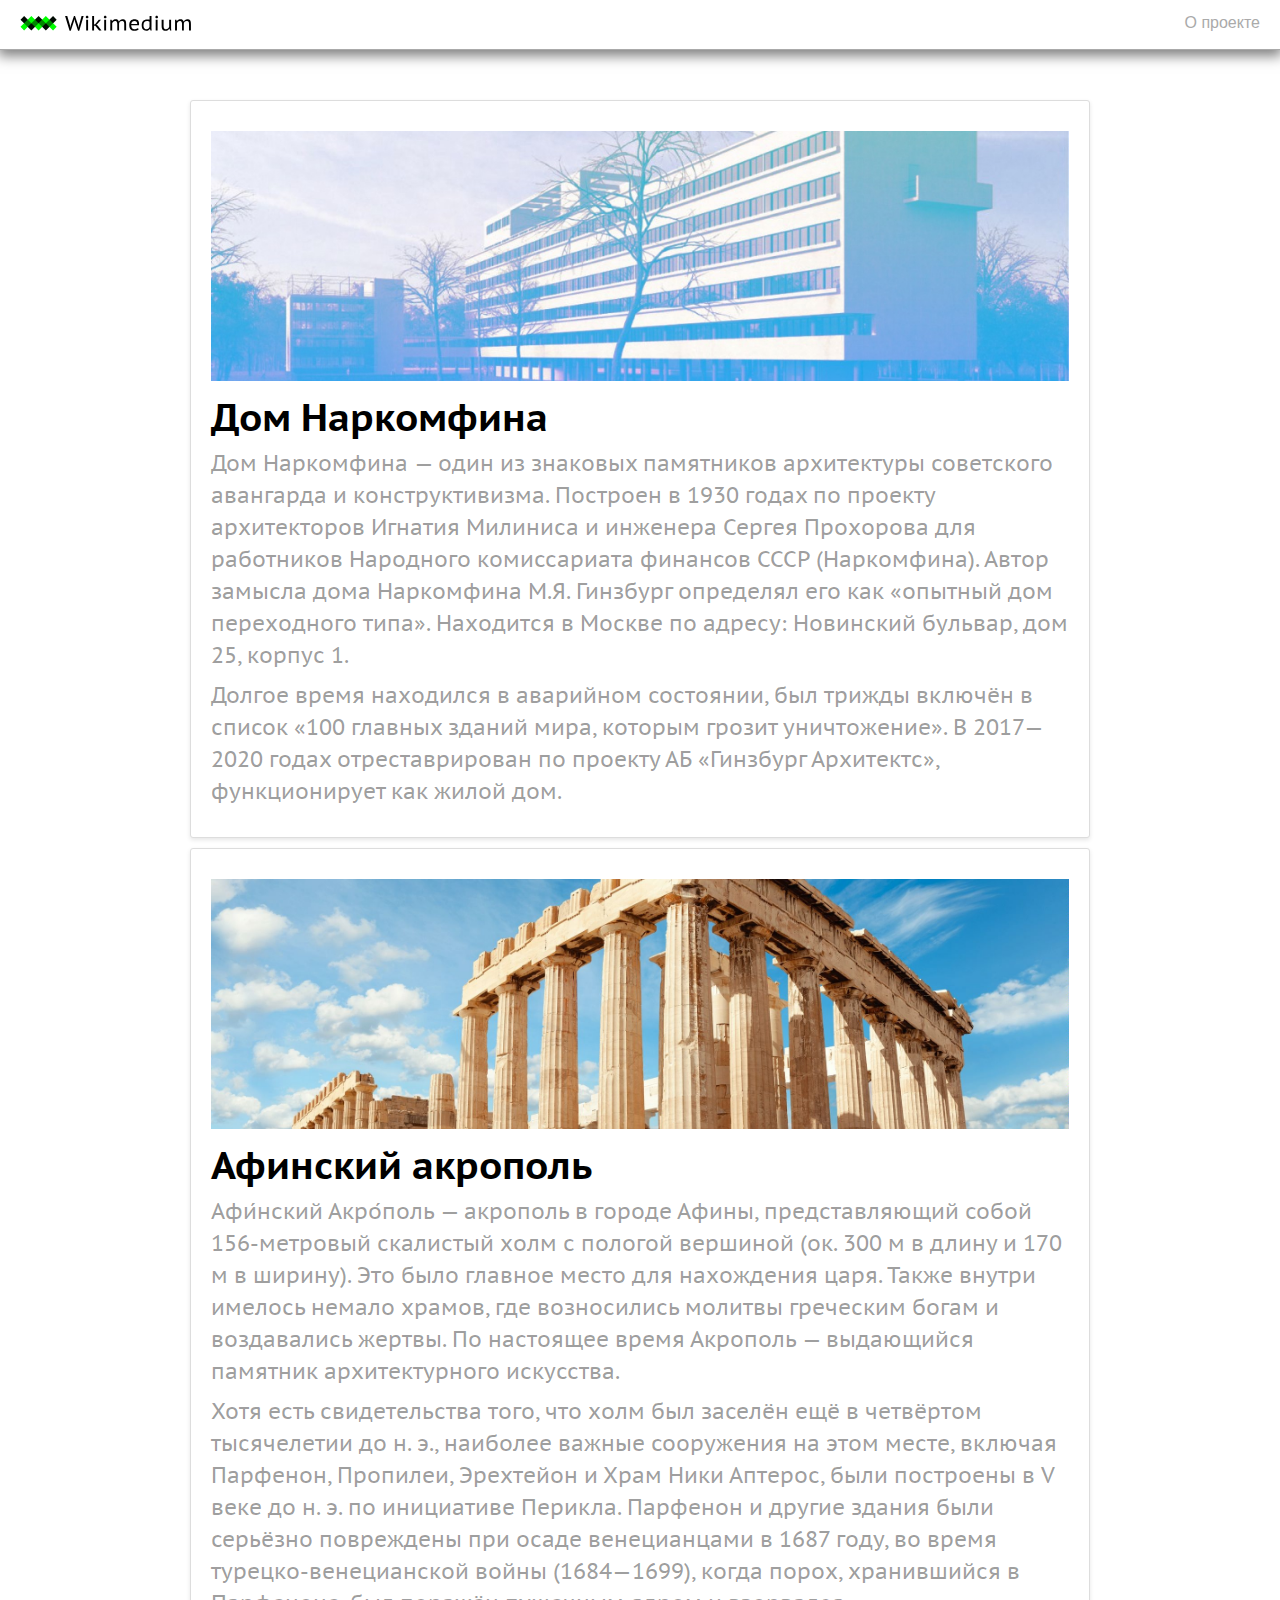
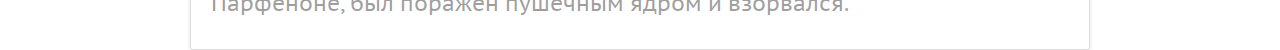
<file: index.html>
<!DOCTYPE html>
<html lang="en" dir="ltr">
  <head>
    <meta charset="utf-8">
    <meta name="viewport" content="width=device-width">
    <meta property="og:type" content="article">
<meta property="og:url" content="https://prokinat.github.io/wikimedium/narkomfin.html">
<meta property="og:title" content="Викимедиум">
<meta property="og:description" content="Учебный проект викимедиум">
<meta property="og:image" content="https://prokinat.github.io/wikimedium/images/narkomfin.jpg">
    <title>Дом Наркомфина</title>
    <link rel="stylesheet" href="stylesheets/style.css">
    <link rel="icon" type="image/x-icon" href="images/favicon1,ico" />
  <link rel="icon" type="image/png" href="images/favicon1.png" />
  <script src="/javascripts/jquery-3.6.0.js"></script>
  <link rel="scroll" href="javascripts/scroll.css">
  </head>
  <body>
    <div class="menubar">
      <a href="index.html"><img src="images/logo.svg" alt=""></a>
      <a href="about.html">О проекте</a>
    </div>
    <div class="index-item">
      <img src="images/narkomfin.jpg" <alt="Фотография дома Наркомфина">
    <h1>Дом Наркомфина</h1>
    <p><strong>Дом Наркомфина</strong> — один из знаковых памятников архитектуры советского авангарда и конструктивизма. Построен в  1930 годах по проекту архитекторов Игнатия Милиниса и инженера Сергея Прохорова для работников Народного комиссариата финансов СССР (Наркомфина). Автор замысла дома Наркомфина М.Я. Гинзбург определял его как «опытный дом переходного типа». Находится в Москве по адресу: Новинский бульвар, дом 25, корпус 1.

    <p>Долгое время находился в аварийном состоянии, был трижды включён в список «100 главных зданий мира, которым грозит уничтожение». В 2017—2020 годах отреставрирован по проекту АБ «Гинзбург Архитектс», функционирует как жилой дом.</p>
     <a href="narkomfin.html"></a>
    </div>
    <div class="index-item">
      <img src="images/akropol.jpg" <alt="Фото акрополь">
      <h1>Афинский акрополь</h1>
      <p><strong>Афи́нский Акро́поль</strong> — акрополь в городе Афины, представляющий собой 156-метровый скалистый холм с пологой вершиной (ок. 300 м в длину и 170 м в ширину). Это было главное место для нахождения царя. Также внутри имелось немало храмов, где возносились молитвы греческим богам и воздавались жертвы. По настоящее время Акрополь — выдающийся памятник архитектурного искусства.</p>

      <p>Хотя есть свидетельства того, что холм был заселён ещё в четвёртом тысячелетии до н. э., наиболее важные сооружения на этом месте, включая Парфенон, Пропилеи, Эрехтейон и Храм Ники Аптерос, были построены в V веке до н. э. по инициативе Перикла. Парфенон и другие здания были серьёзно повреждены при осаде венецианцами в 1687 году, во время турецко-венецианской войны (1684—1699), когда порох, хранившийся в Парфеноне, был поражён пушечным ядром и взорвался.</p>
    <a href="akropol.html"></a>
    </div>
  </body>

    </html>
</file>
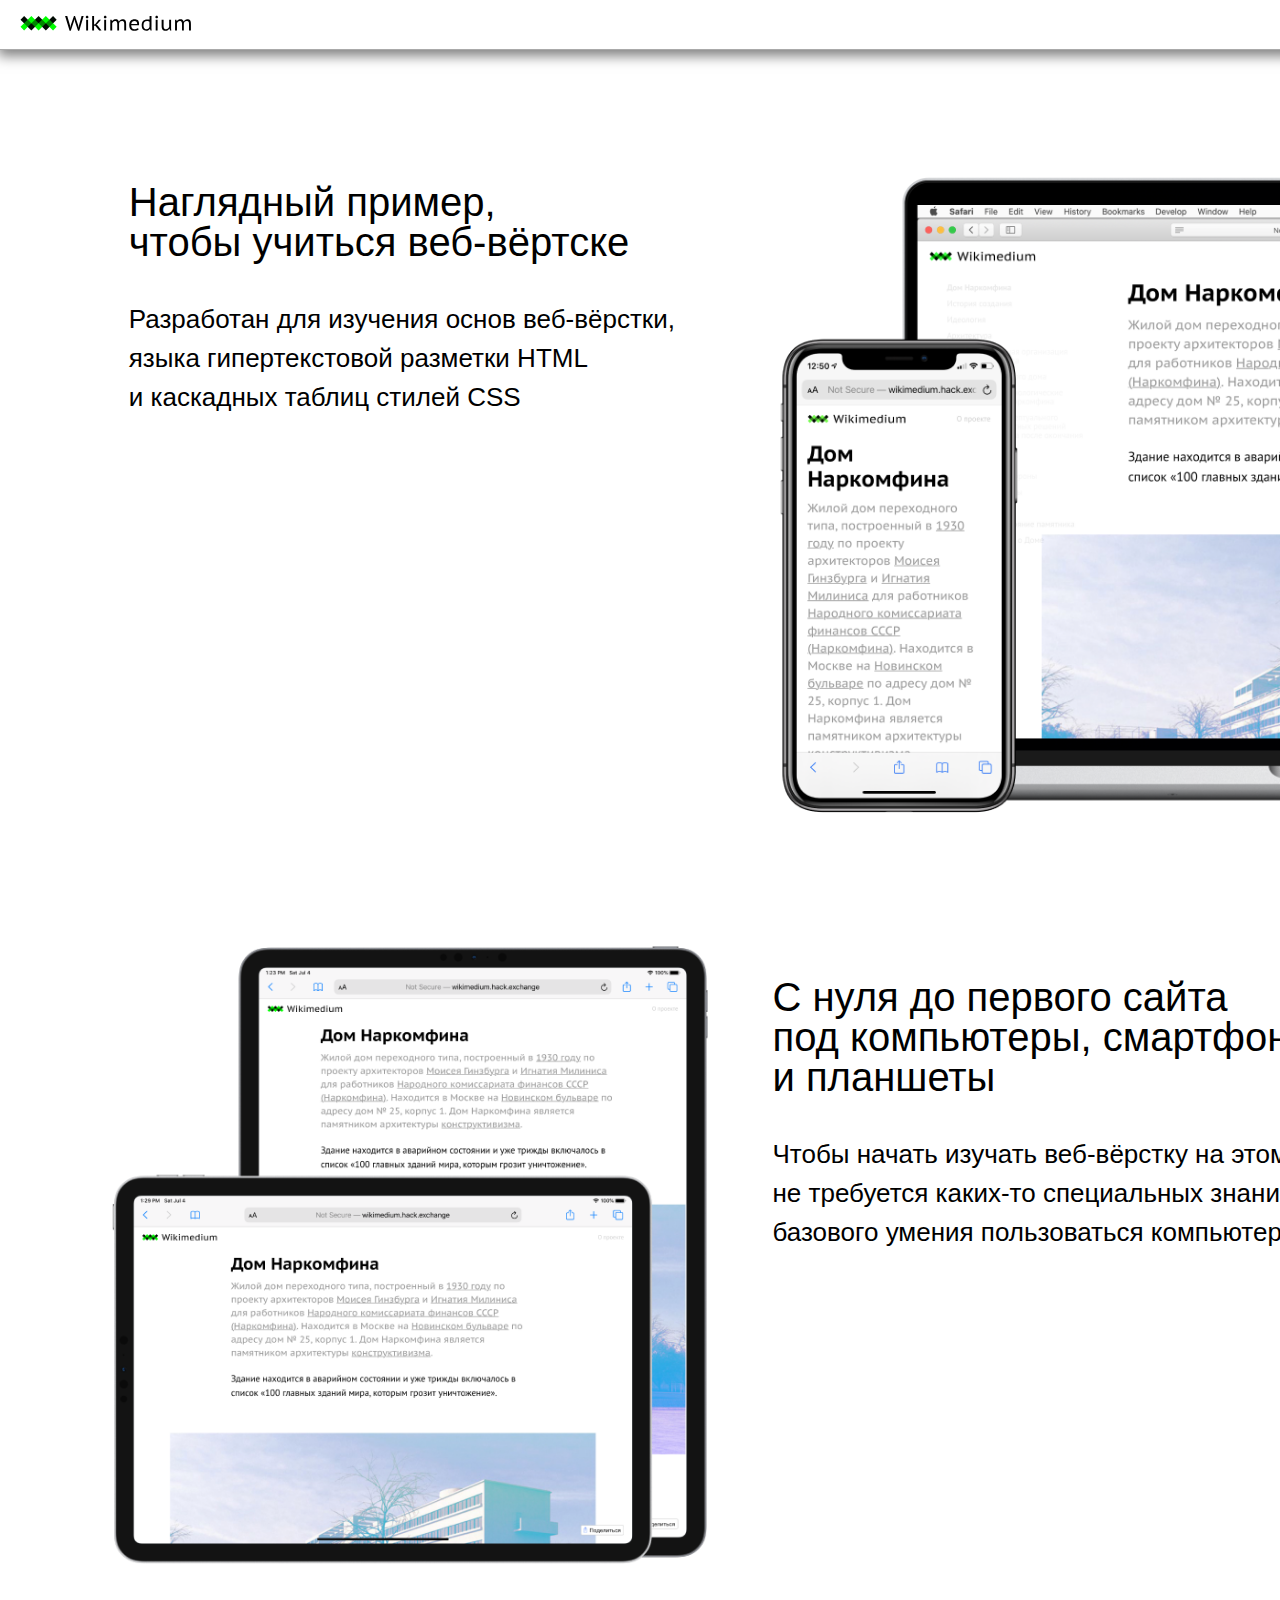
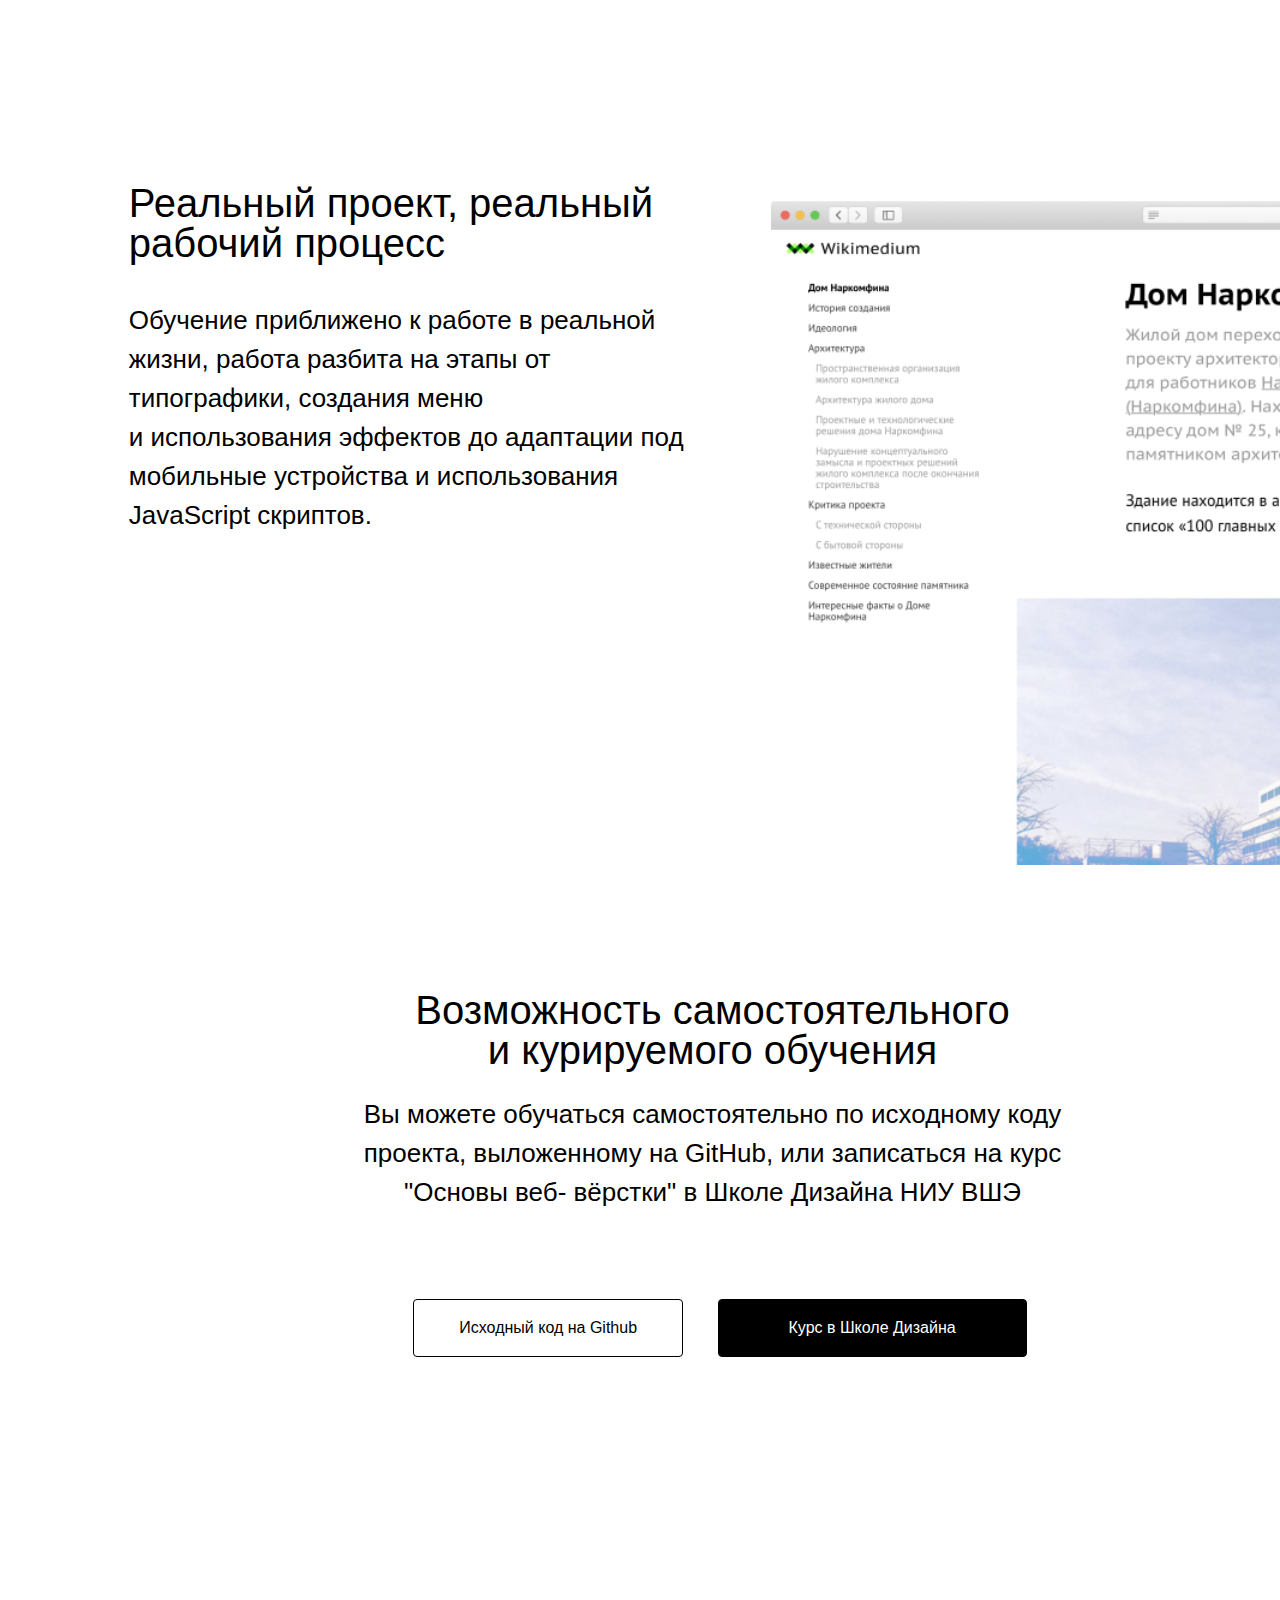
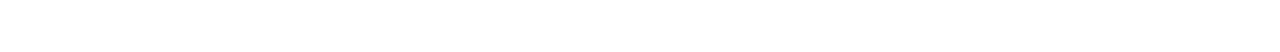
<file: about.html>
<!DOCTYPE html>
<html lang="en">
<head>
  <meta charset="UTF-8">
  <meta name="viewport" content="width=device-width">
  <meta http-equiv="X-UA-Compatible" content="ie=edge">
  <title>About</title>
  <link rel="icon" type="image/x-icon" href="images/favicon1,ico" />
<link rel="icon" type="image/png" href="images/favicon1.png" />
<!-- иконка -->
  <link rel="stylesheet" href="stylesheets/style.css">
  <style media="screen">
    body {
      width: 1440px;
      margin: 0 auto;
      background: white;
      height: 3252px;
      display: block;
      position: relative;
      /* чтобы прокручивалось */
    }
    /* body::before{
      content: "";
      position: absolute;
      left: 0;
      top: 0;
      right: 0;
      background: url('images/1440.jpg');
      height: 3252px;
      display: block;
      opacity: .2;
    } */
    html {
      position: relative;
      height: 100%;
    }
    section {
      display: flex;
      justify-content: space-between;
      /* разделение на 2 блока */
      margin-top: 72px;
      margin-left:45px;
    }
    section div {
      width: 50%;
      overflow: hidden;
      /* указывает расположение контента */
    }
    section h1 {
      font-size: 40px;
      margin-top: 60px;
      margin-bottom: 38px;
      margin-left: 25px;
    }
    section p {
      font-size: 26px;
      /* такие штуки можно будет посмотреть в фигме */
      line-height: 1.5;
      /* высота межстрочки в пропорции */
      margin-left: 25px;
    }
    .text {
      width: 580px;
      margin: 0 auto;
      /* выравнивание */
    }
    section div:nth-of-type(2) h1{
      margin-top: 85px;
      margin-left: 30px;
    }
    section div:nth-of-type(2) p {
      margin-top: 25px;
      margin-left: 30px;
    }
    section div:nth-of-type(2) img {
      height: 95%;
      margin-left: 28px;
    }
    section div:nth-of-type(1) img {
      margin-top: 34px;
      margin-left: 47px;
      height: 87%
    }
    section:nth-of-type(3) div:nth-of-type(2) img {
      margin-top: 78px;
      margin-left: 28px;
      height: 107%;
    }
    .one {
      margin-top: 72px;
      /* веб инспектор (просмотреть код) для подвижек */
    }
    .two {
      margin-top: 24px;
    }
    .bottom_block {
      width: 800px;
      display: block;
      margin: 0 auto;
      text-align: center;
      padding-top: 100px;
      /* отступ */
    }
    .bottom_block h1, .bottom_block p {
      width: 800px;
      display: block;
      margin: 0 auto;
      text-align: center;
      padding-top: 25px;
      padding-left: 5px;
      padding-right: 20px;
    }

    section a {
      border: 1px solid black;
      margin-top: 90px;
      /* поменять отступ после изменения текста */
      text-decoration: none;
    }
    .btn:nth-of-type(1) {
      margin-top: 82px;
      padding: 20px 45px;
      background: white;
      border-radius: 4px;
      display: inline-block;}
      /* позицирование чтобы включить марджин только для кнопок */
      .btn:nth-of-type(2) {
        margin-top: 87px;
        margin-left: 30px;
        padding: 20px 70px;
        background: black;
        color: white;
        border-radius: 4px;
        display: inline-block;
      }

  </style>
</head>
<body>
  <div class="menubar">
    <a href="index.html"><img src="images/logo.svg" alt=""></a>
    <a href="about.html">О проекте</a>
  </div>
<!-- 1 -->
  <section class="one">
    <div class="text">
      <h1>Наглядный пример,<br>чтобы учиться веб-вёртске</h1>
      <p>Разработан для изучения основ веб-вёрстки, языка гипертекстовой разметки HTML и&nbsp;каскадных таблиц стилей CSS</p>
    </div>
    <div>
      <img src="images/about1.png" alt="">
    </div>
  </section>
<!-- 2 -->
  <section class="two">
    <div>
      <img src="images/about2.png" alt="">
    </div>
    <div class="">
      <h1>С нуля до первого сайта<br>под компьютеры, смартфоны<br>и планшеты</h1>
      <p>Чтобы начать изучать веб-вёрстку на этом проекте, не&nbsp;требуется каких-то специальных знаний, кроме базового умения пользоваться компьютером</p>
    </div>
  </section>
  <!-- 3 -->
    <section class="one">
      <div class="text">
        <h1>Реальный проект, реальный рабочий процесс</h1>
        <p>Обучение приближено к работе в реальной жизни, работа разбита на этапы от типографики, создания меню и&nbsp;использования эффектов до адаптации под мобильные устройства и использования JavaScript скриптов.</p>
      </div>
      <div>
        <img src="images/about_4.png" alt="">
      </div>
    </section>
    <!-- 4 -->
    <section class="bottom_block">
      <h1>Возможность самостоятельного<br>и курируемого обучения</h1>
      <p>Вы можете обучаться самостоятельно по исходному коду проекта, выложенному на GitHub, или записаться на курс "Основы веб-&nbsp;вёрстки" в Школе Дизайна НИУ ВШЭ</p>
      <a class="btn" href="#">Исходный код на Github</a>
      <a class="btn" href="#">Курс в Школе Дизайна</a>
    </section>

</body>

</html>
</file>
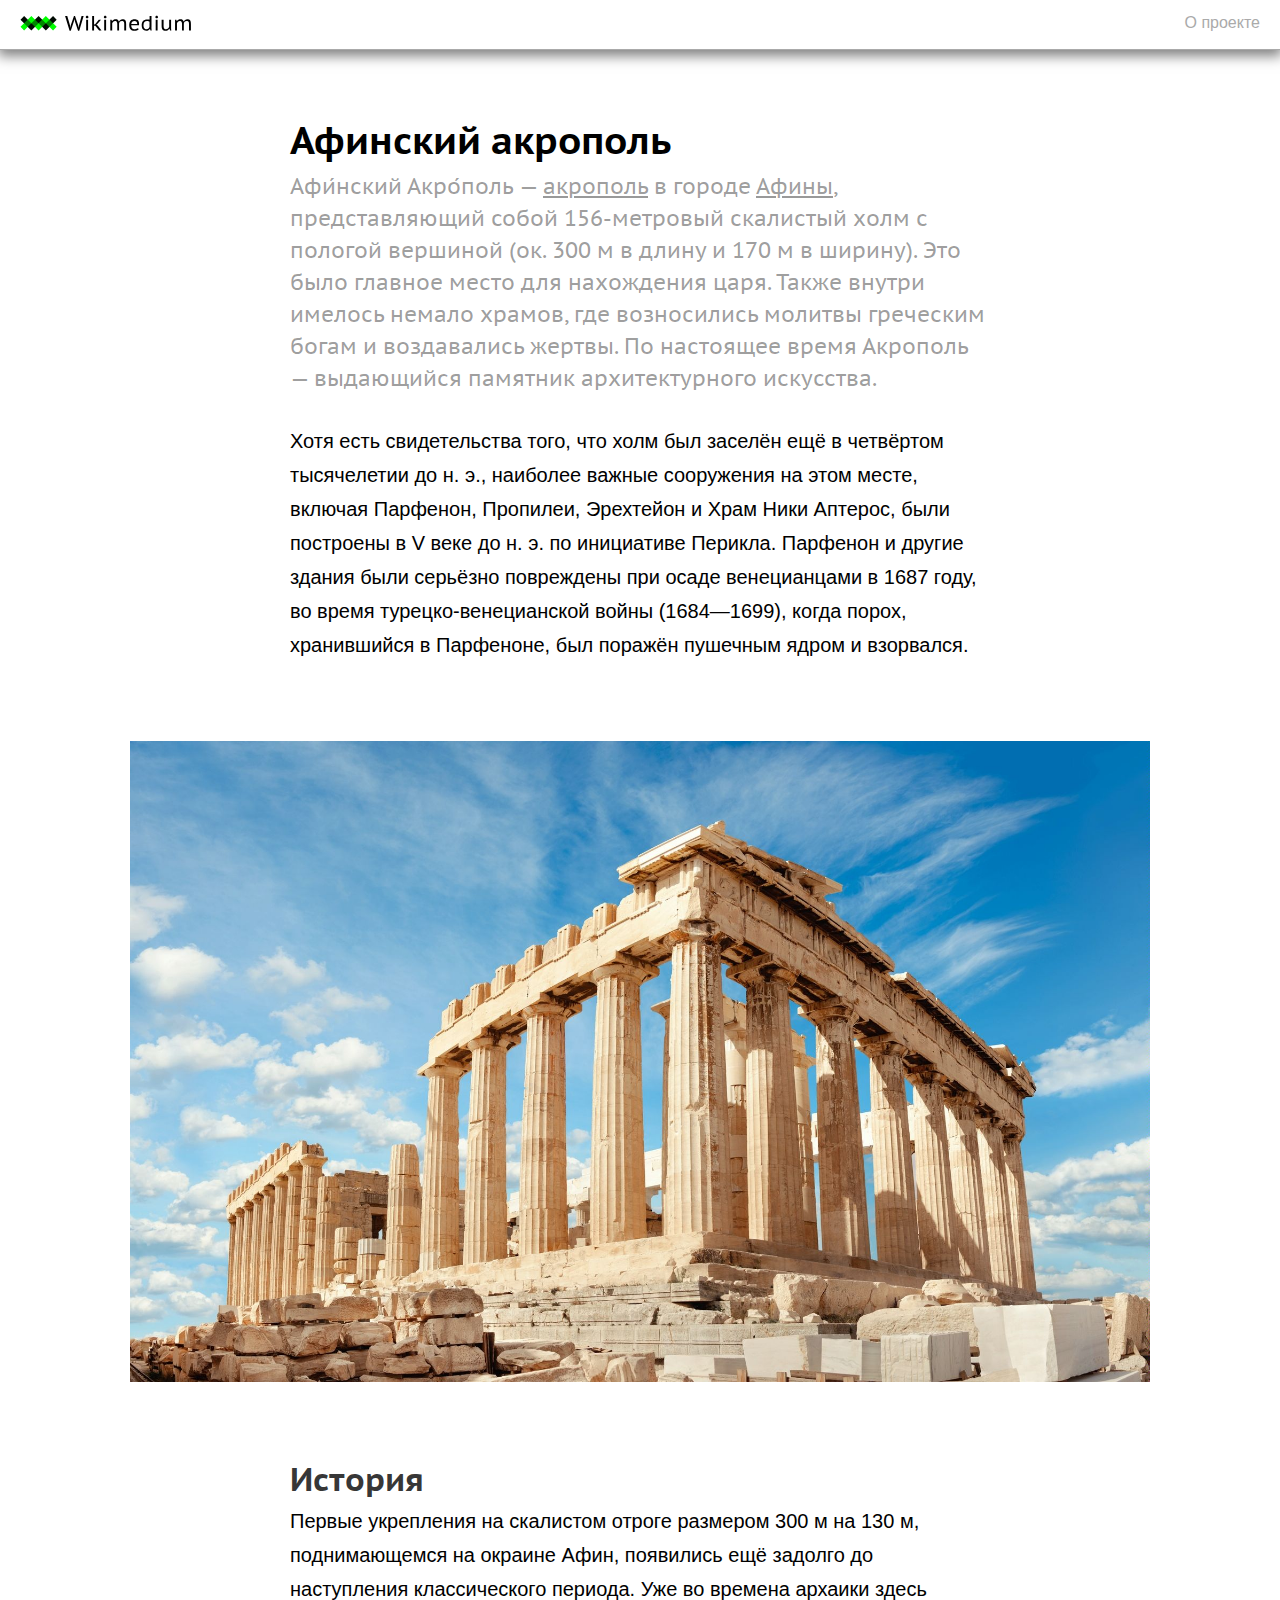
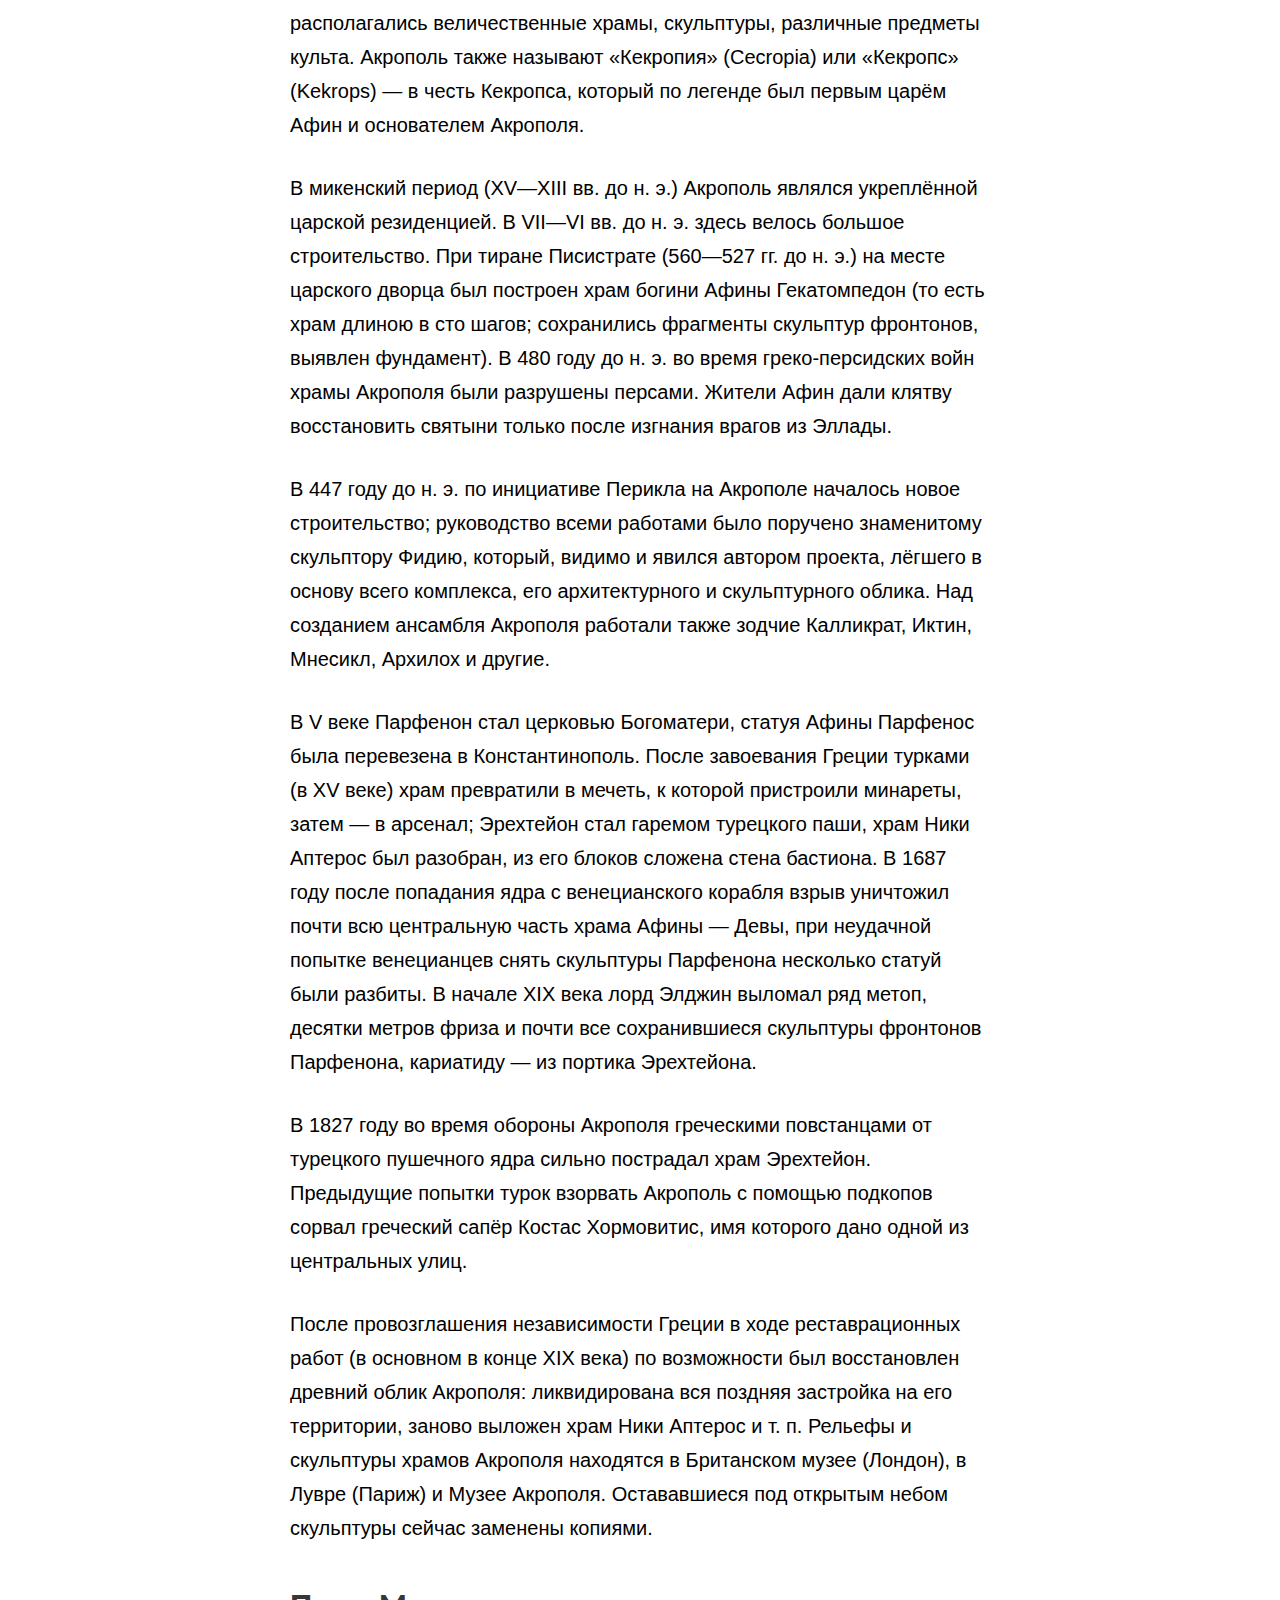
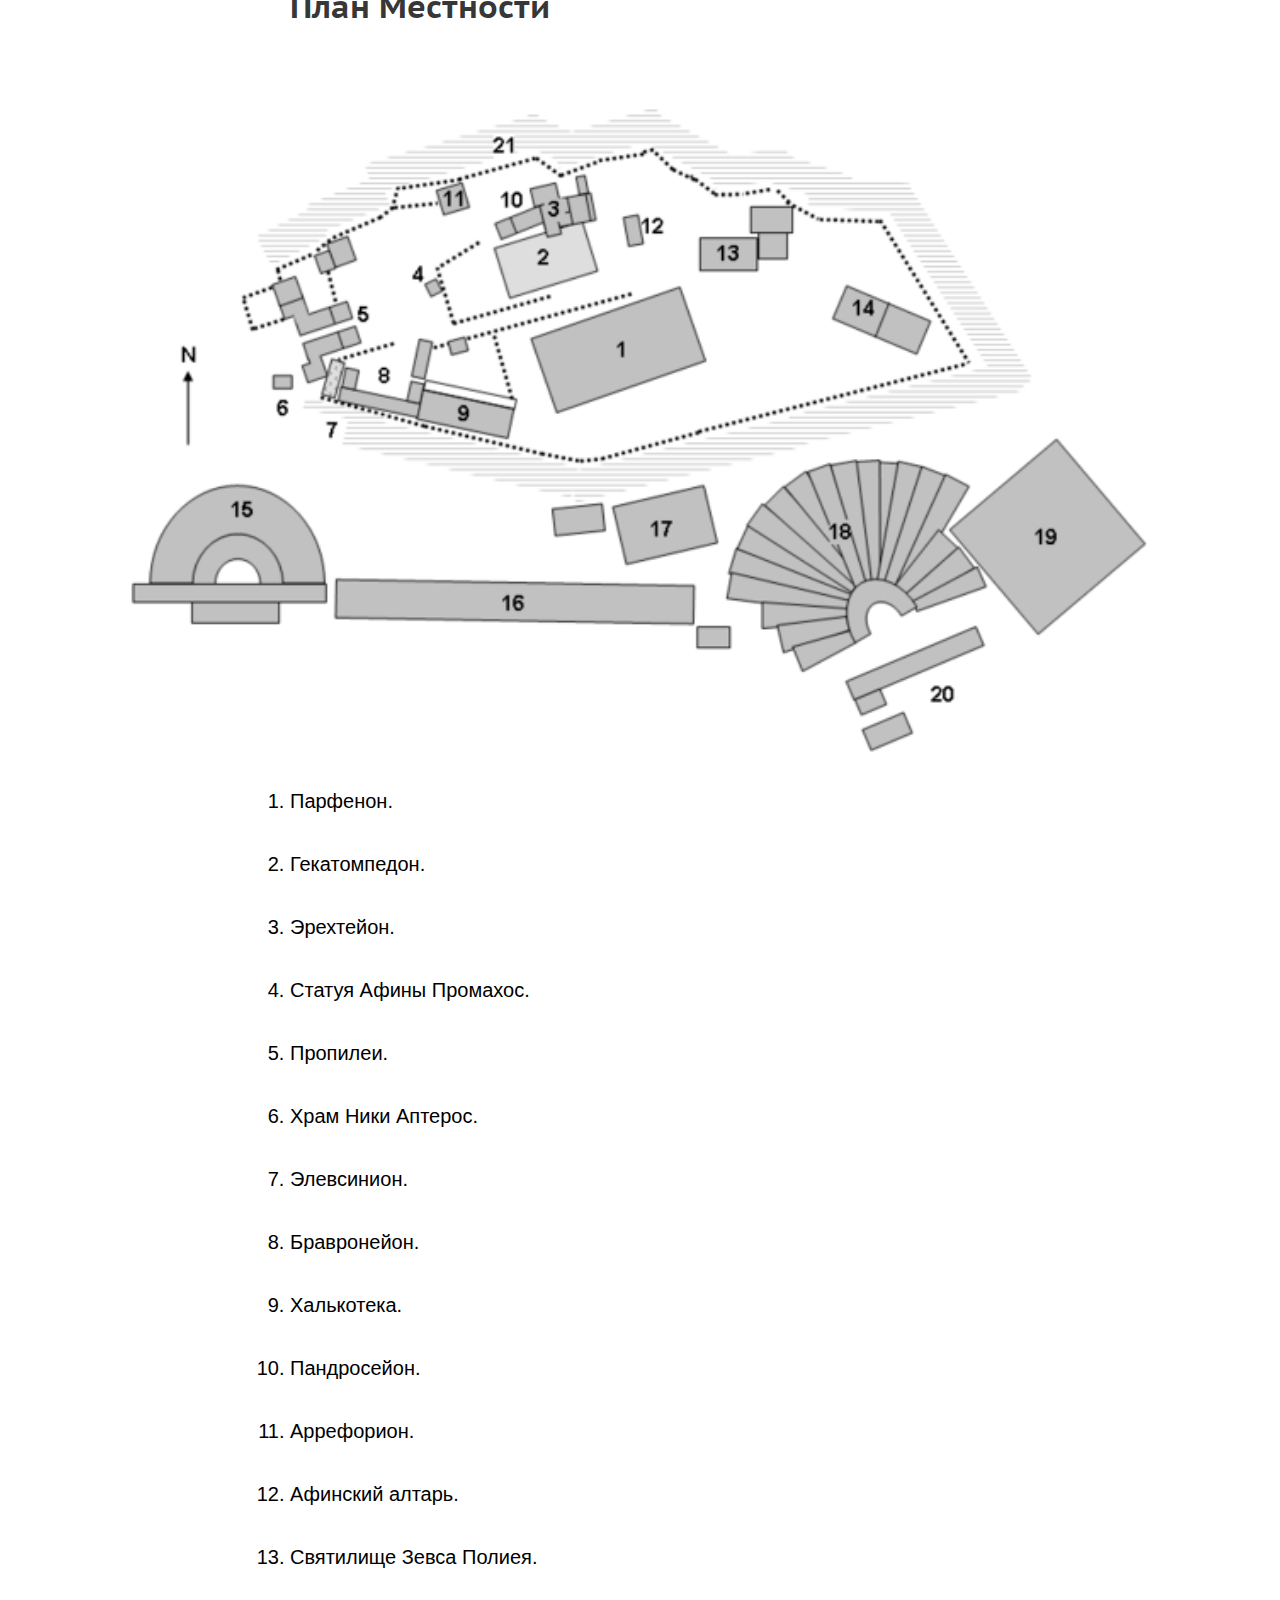
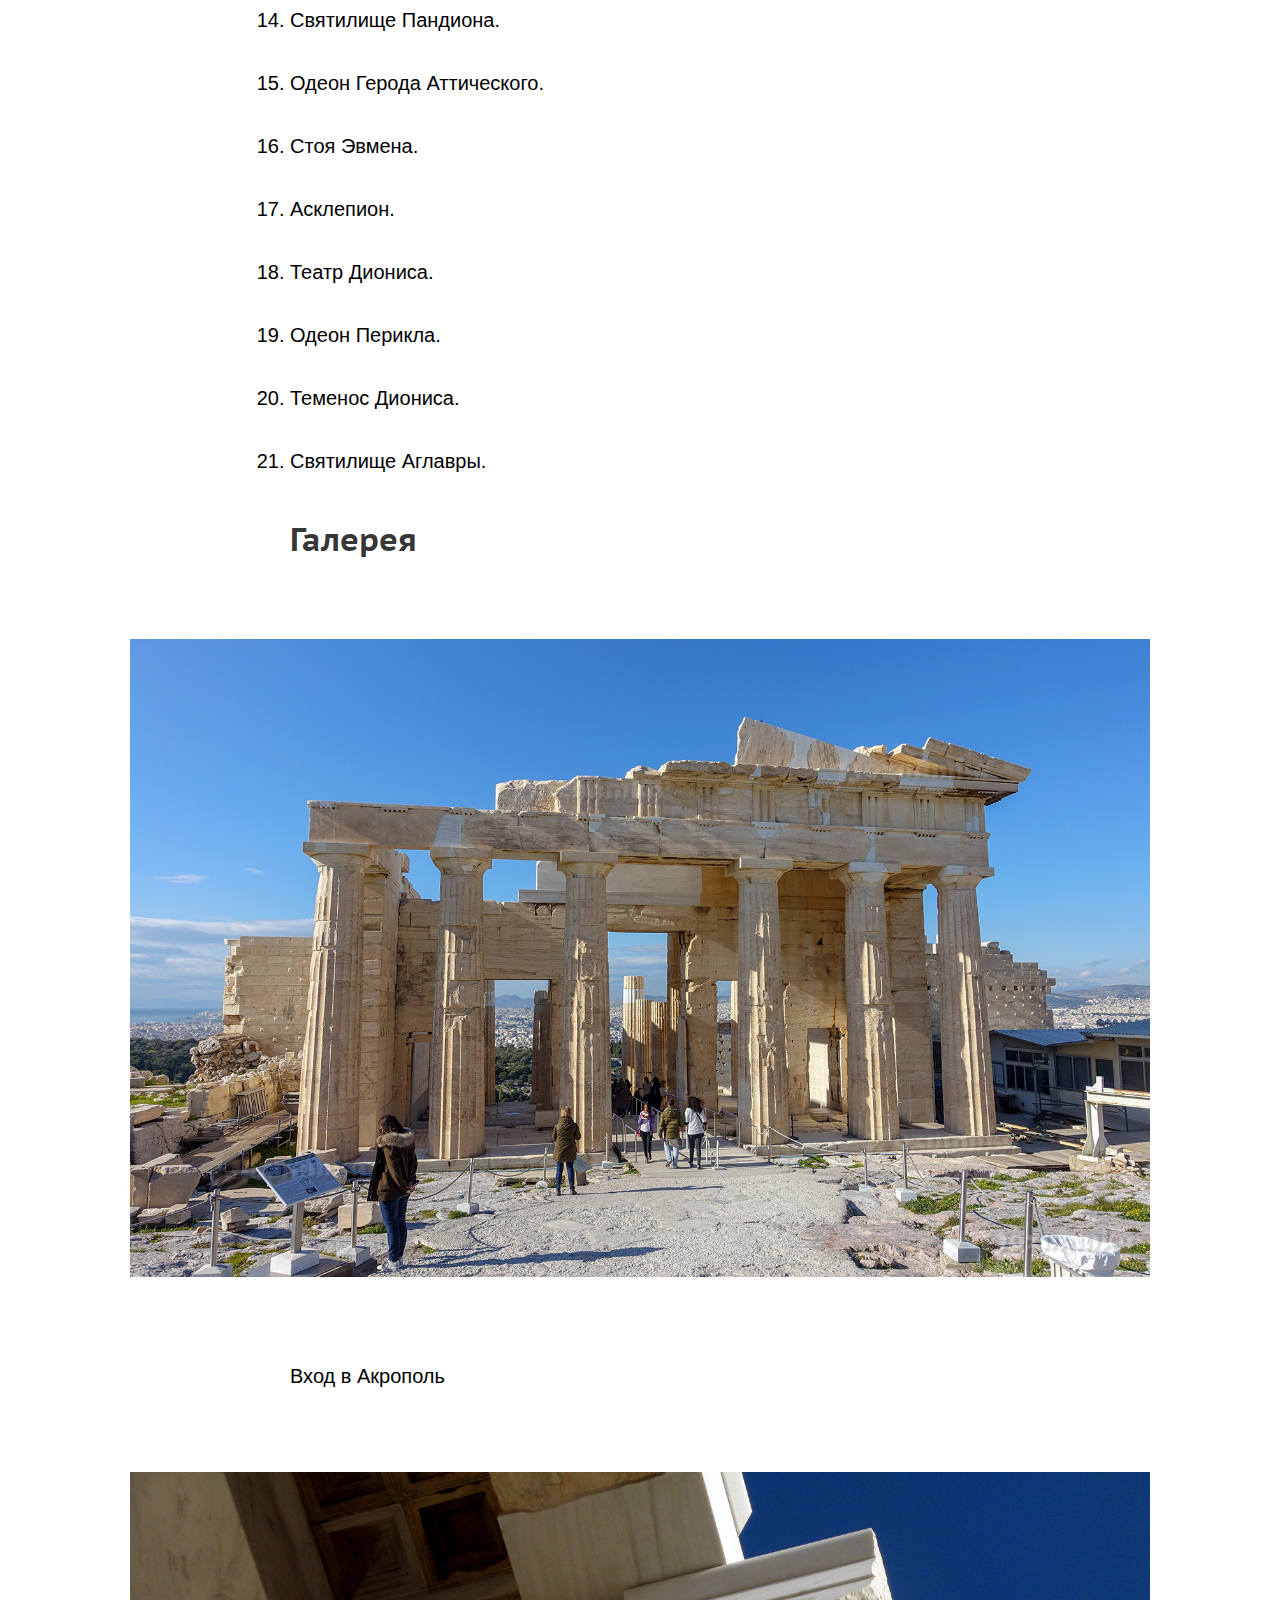
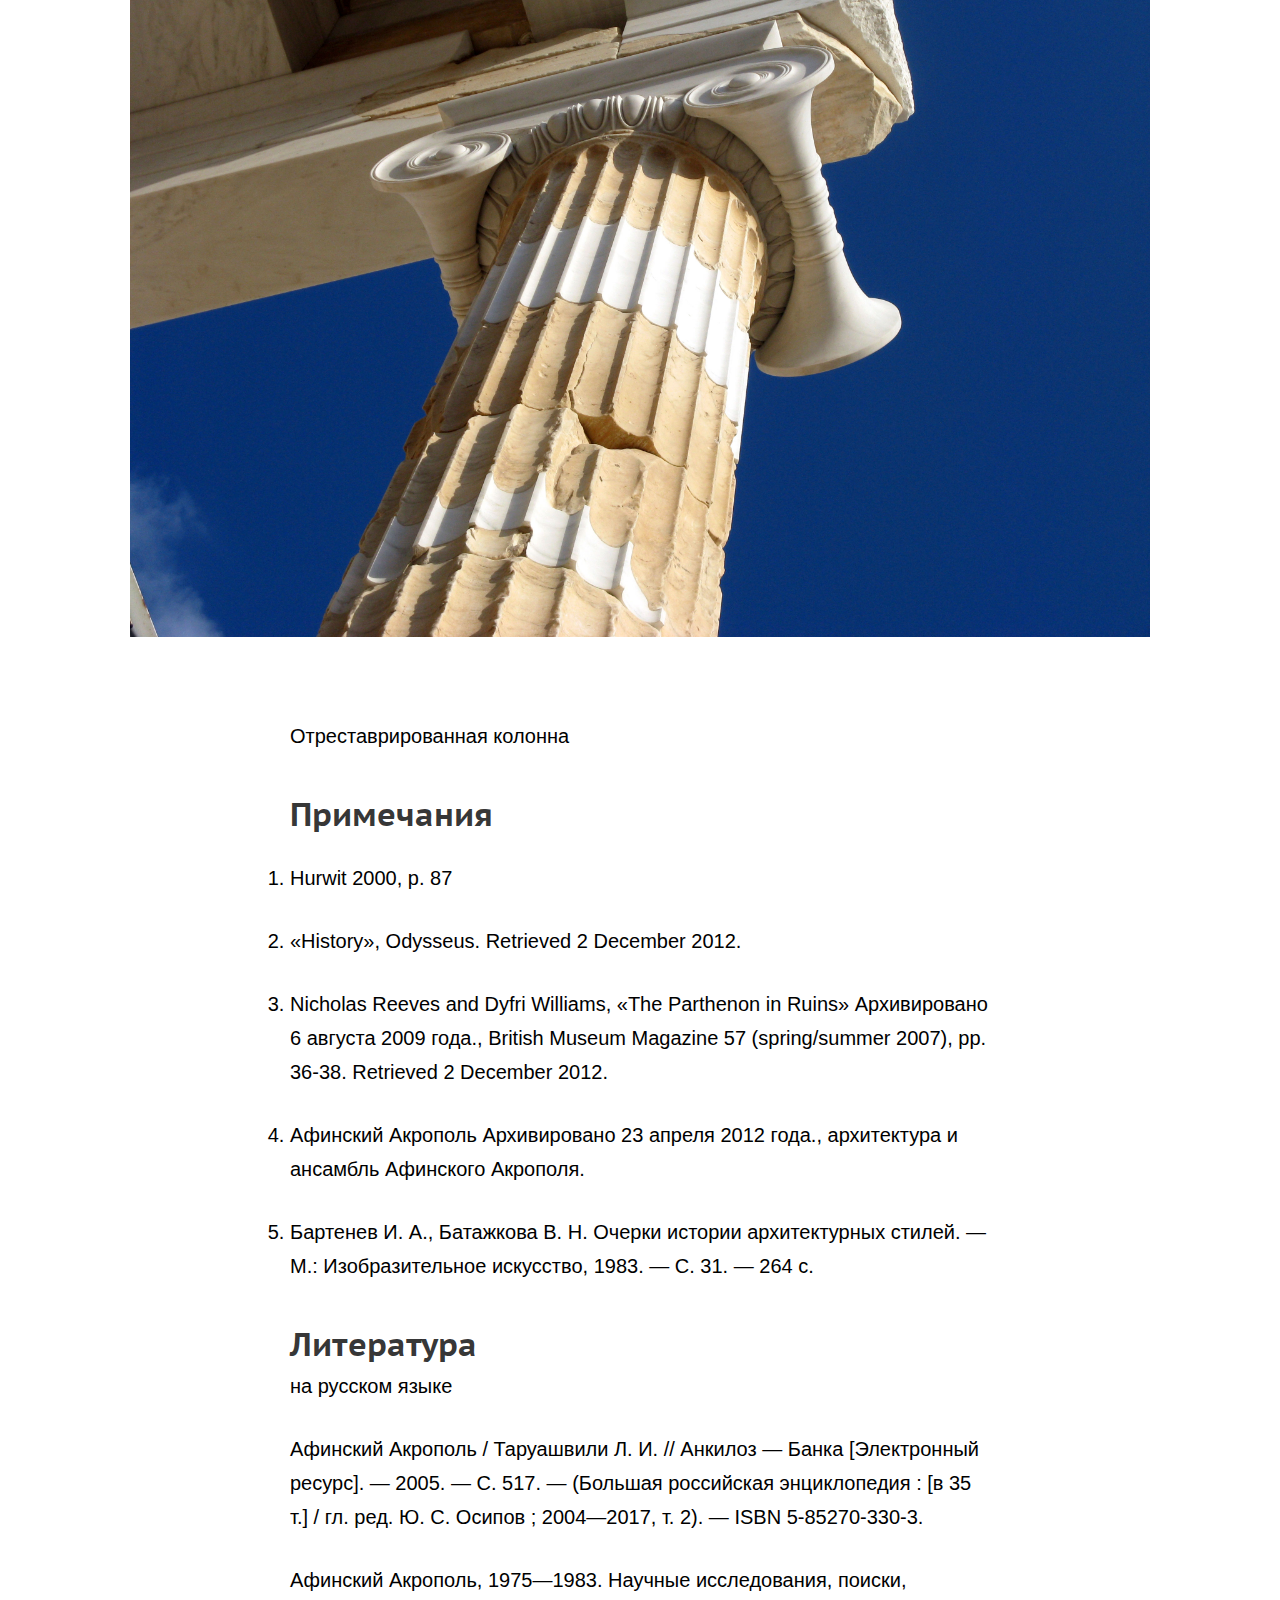
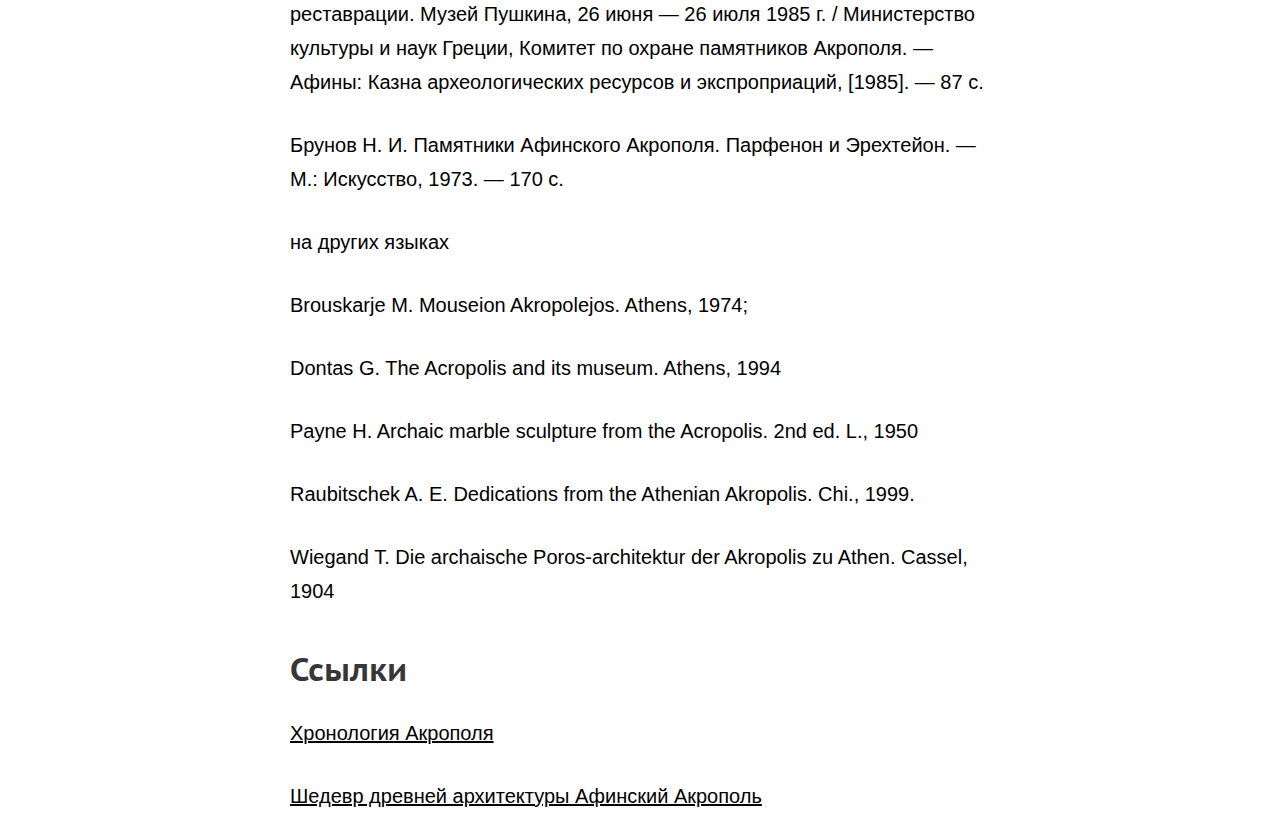
<file: akropol.html>
<!DOCTYPE html>
<html lang="en">
<head>
  <meta charset="UTF-8">
  <meta name="viewport" content="width=device-width, initial-scale=1.0">
  <link rel="stylesheet" href="stylesheets/style.css">
  <script src="javascripts/jquery-3.6.0.js" charset="utf-8"></script>
  <script src="javascripts/scroll.js" charset="scroll"></script>
  <title>Акрополь</title>
  <link rel="icon" type="image/x-icon" href="images/favicon1,ico" />
<link rel="icon" type="image/png" href="images/favicon1.png" />
<!-- иконка -->
</head>
<body>
  <div class="menubar">
    <a href="index.html"><img src="images/logo.svg" alt=""></a>
    <a href="about.html">О проекте</a>

  </div>
  <nav class="sidebar">
  <ul>
    <li>Содержание</li>
    <li><a href="#s1">История</a></li>
    <li><a href="#s2">План местности</a></li>
    <li><a href="#s3">Галерея</a></li>
    <li><a href="#s4">Примечания</a></li>
    <li><a href="#s5">Литература</a></li>
    <li><a href="#s6">Ссылки</a></li>
  </ul>
    </nav>
  <article>
  <h1>Афинский акрополь</h1>
  <p><strong>Афи́нский Акро́поль</strong> — <a href="https://ru.wikipedia.org/wiki/%D0%90%D0%BA%D1%80%D0%BE%D0%BF%D0%BE%D0%BB%D1%8C">акрополь</a> в городе <a href="https://ru.wikipedia.org/wiki/%D0%90%D1%84%D0%B8%D0%BD%D1%8B">Афины</a>, представляющий собой 156-метровый скалистый холм с пологой вершиной (ок. 300 м в длину и 170 м в ширину). Это было главное место для нахождения царя. Также внутри имелось немало храмов, где возносились молитвы греческим богам и воздавались жертвы. По настоящее время Акрополь — выдающийся памятник архитектурного искусства.</p>

  <p>Хотя есть свидетельства того, что холм был заселён ещё в четвёртом тысячелетии до н. э., наиболее важные сооружения на этом месте, включая Парфенон, Пропилеи, Эрехтейон и Храм Ники Аптерос, были построены в V веке до н. э. по инициативе Перикла. Парфенон и другие здания были серьёзно повреждены при осаде венецианцами в 1687 году, во время турецко-венецианской войны (1684—1699), когда порох, хранившийся в Парфеноне, был поражён пушечным ядром и взорвался.</p>
  <img src="images/akropol.jpg" <alt="Фото акрополь">

  <h2 id="s1">История</h2>
  <p>Первые укрепления на скалистом отроге размером 300 м на 130 м, поднимающемся на окраине Афин, появились ещё задолго до наступления классического периода. Уже во времена архаики здесь располагались величественные храмы, скульптуры, различные предметы культа. Акрополь также называют «Кекропия» (Cecropia) или «Кекропс» (Kekrops) — в честь Кекропса, который по легенде был первым царём Афин и основателем Акрополя.</p>
  <p>В микенский период (XV—XIII вв. до н. э.) Акрополь являлся укреплённой царской резиденцией. В VII—VI вв. до н. э. здесь велось большое строительство. При тиране Писистрате (560—527 гг. до н. э.) на месте царского дворца был построен храм богини Афины Гекатомпедон (то есть храм длиною в сто шагов; сохранились фрагменты скульптур фронтонов, выявлен фундамент). В 480 году до н. э. во время греко-персидских войн храмы Акрополя были разрушены персами. Жители Афин дали клятву восстановить святыни только после изгнания врагов из Эллады.</p>
  <p>В 447 году до н. э. по инициативе Перикла на Акрополе началось новое строительство; руководство всеми работами было поручено знаменитому скульптору Фидию, который, видимо и явился автором проекта, лёгшего в основу всего комплекса, его архитектурного и скульптурного облика. Над созданием ансамбля Акрополя работали также зодчие Калликрат, Иктин, Мнесикл, Архилох и другие.</p>
  <p>В V веке Парфенон стал церковью Богоматери, статуя Афины Парфенос была перевезена в Константинополь. После завоевания Греции турками (в XV веке) храм превратили в мечеть, к которой пристроили минареты, затем — в арсенал; Эрехтейон стал гаремом турецкого паши, храм Ники Аптерос был разобран, из его блоков сложена стена бастиона. В 1687 году после попадания ядра с венецианского корабля взрыв уничтожил почти всю центральную часть храма Афины — Девы, при неудачной попытке венецианцев снять скульптуры Парфенона несколько статуй были разбиты. В начале XIX века лорд Элджин выломал ряд метоп, десятки метров фриза и почти все сохранившиеся скульптуры фронтонов Парфенона, кариатиду — из портика Эрехтейона.</p>
  <p>В 1827 году во время обороны Акрополя греческими повстанцами от турецкого пушечного ядра сильно пострадал храм Эрехтейон. Предыдущие попытки турок взорвать Акрополь с помощью подкопов сорвал греческий сапёр Костас Хормовитис, имя которого дано одной из центральных улиц.</p>
  <p>После провозглашения независимости Греции в ходе реставрационных работ (в основном в конце XIX века) по возможности был восстановлен древний облик Акрополя: ликвидирована вся поздняя застройка на его территории, заново выложен храм Ники Аптерос и т. п. Рельефы и скульптуры храмов Акрополя находятся в Британском музее (Лондон), в Лувре (Париж) и Музее Акрополя. Остававшиеся под открытым небом скульптуры сейчас заменены копиями.</p>
  <h2 id="s2">План Местности</h2>
  <img src="images/plan.png" <alt="План Акрополя">
  <ol>
    <li>Парфенон.</li>
    <li>Гекатомпедон.</li>
    <li>Эрехтейон.</li>
    <li>Статуя Афины Промахос.</li>
    <li>Пропилеи.</li>
    <li>Храм Ники Аптерос.</li>
    <li>Элевсинион.</li>
    <li>Бравронейон.</li>
    <li>Халькотека.</li>
    <li>Пандросейон.</li>
    <li>Аррефорион.</li>
    <li>Афинский алтарь.</li>
    <li>Святилище Зевса Полиея.</li>
    <li>Святилище Пандиона.</li>
    <li>Одеон Герода Аттического.</li>
    <li>Стоя Эвмена.</li>
    <li>Асклепион.</li>
    <li>Театр Диониса.</li>
    <li>Одеон Перикла.</li>
    <li>Теменос Диониса.</li>
    <li>Святилище Аглавры.</li>
  </ol>
  <h2 id="s3">Галерея</h2>
  <img src="images/enter.jpg" <alt="Вход">
  <p>Вход в Акрополь</p>
  <img src="images/kolonna.jpg" <alt="Колонна">
  <p>Отреставрированная колонна</p>

  <h2 id="s4">Примечания</h2>
  <ol>
    <li> Hurwit 2000, p. 87</li>
    <li> «History», Odysseus. Retrieved 2 December 2012.</li>
    <li> Nicholas Reeves and Dyfri Williams, «The Parthenon in Ruins» Архивировано 6 августа 2009 года., British Museum Magazine 57 (spring/summer 2007), pp. 36-38. Retrieved 2 December 2012.</li>
    <li> Афинский Акрополь Архивировано 23 апреля 2012 года., архитектура и ансамбль Афинского Акрополя.</li>
    <li>Бартенев И. А., Батажкова В. Н. Очерки истории архитектурных стилей. — М.: Изобразительное искусство, 1983. — С. 31. — 264 с.</li>
  </ol>

  <h2 id="s5">Литература</h2>
  <p><strong>на русском языке</strong></p>
  <ul>
    <li>Афинский Акрополь / Таруашвили Л. И. // Анкилоз — Банка [Электронный ресурс]. — 2005. — С. 517. — (Большая российская энциклопедия : [в 35 т.] / гл. ред. Ю. С. Осипов ; 2004—2017, т. 2). — ISBN 5-85270-330-3.</li>
    <li>Афинский Акрополь, 1975—1983. Научные исследования, поиски, реставрации. Музей Пушкина, 26 июня — 26 июля 1985 г. / Министерство культуры и наук Греции, Комитет по охране памятников Акрополя. — Афины: Казна археологических ресурсов и экспроприаций, [1985]. — 87 с.</li>
    <li>Брунов Н. И. Памятники Афинского Акрополя. Парфенон и Эрехтейон. — М.: Искусство, 1973. — 170 с.</li>
  </ul>
  <p><strong>на других языках</strong></p>
  <ul>
    <li>Brouskarje M. Mouseion Akropolejos. Athens, 1974;</li>
    <li>Dontas G. The Acropolis and its museum. Athеns, 1994</li>
    <li>Payne H. Archaic marble sculpture from the Acropolis. 2nd ed. L., 1950</li>
    <li>Raubitschek A. E. Dedications from the Athenian Akropolis. Chi., 1999.</li>
    <li>Wiegand T. Die archaische Poros-architektur der Akropolis zu Athen. Cassel, 1904</li>
  </ul>
  <h2 id="s6">Ссылки</h2>
  <ul>
    <li><a href="https://web.archive.org/web/20080317185405/http://www.parthenon.ru/content/chron.shtml">Хронология Акрополя</a></li>
    <li><a href="http://www.tomovl.ru/painting/Acropolis.html">Шедевр древней архитектуры Афинский Акрополь</a></li>
  </ul>
  </article>
</body>
</html>
</file>
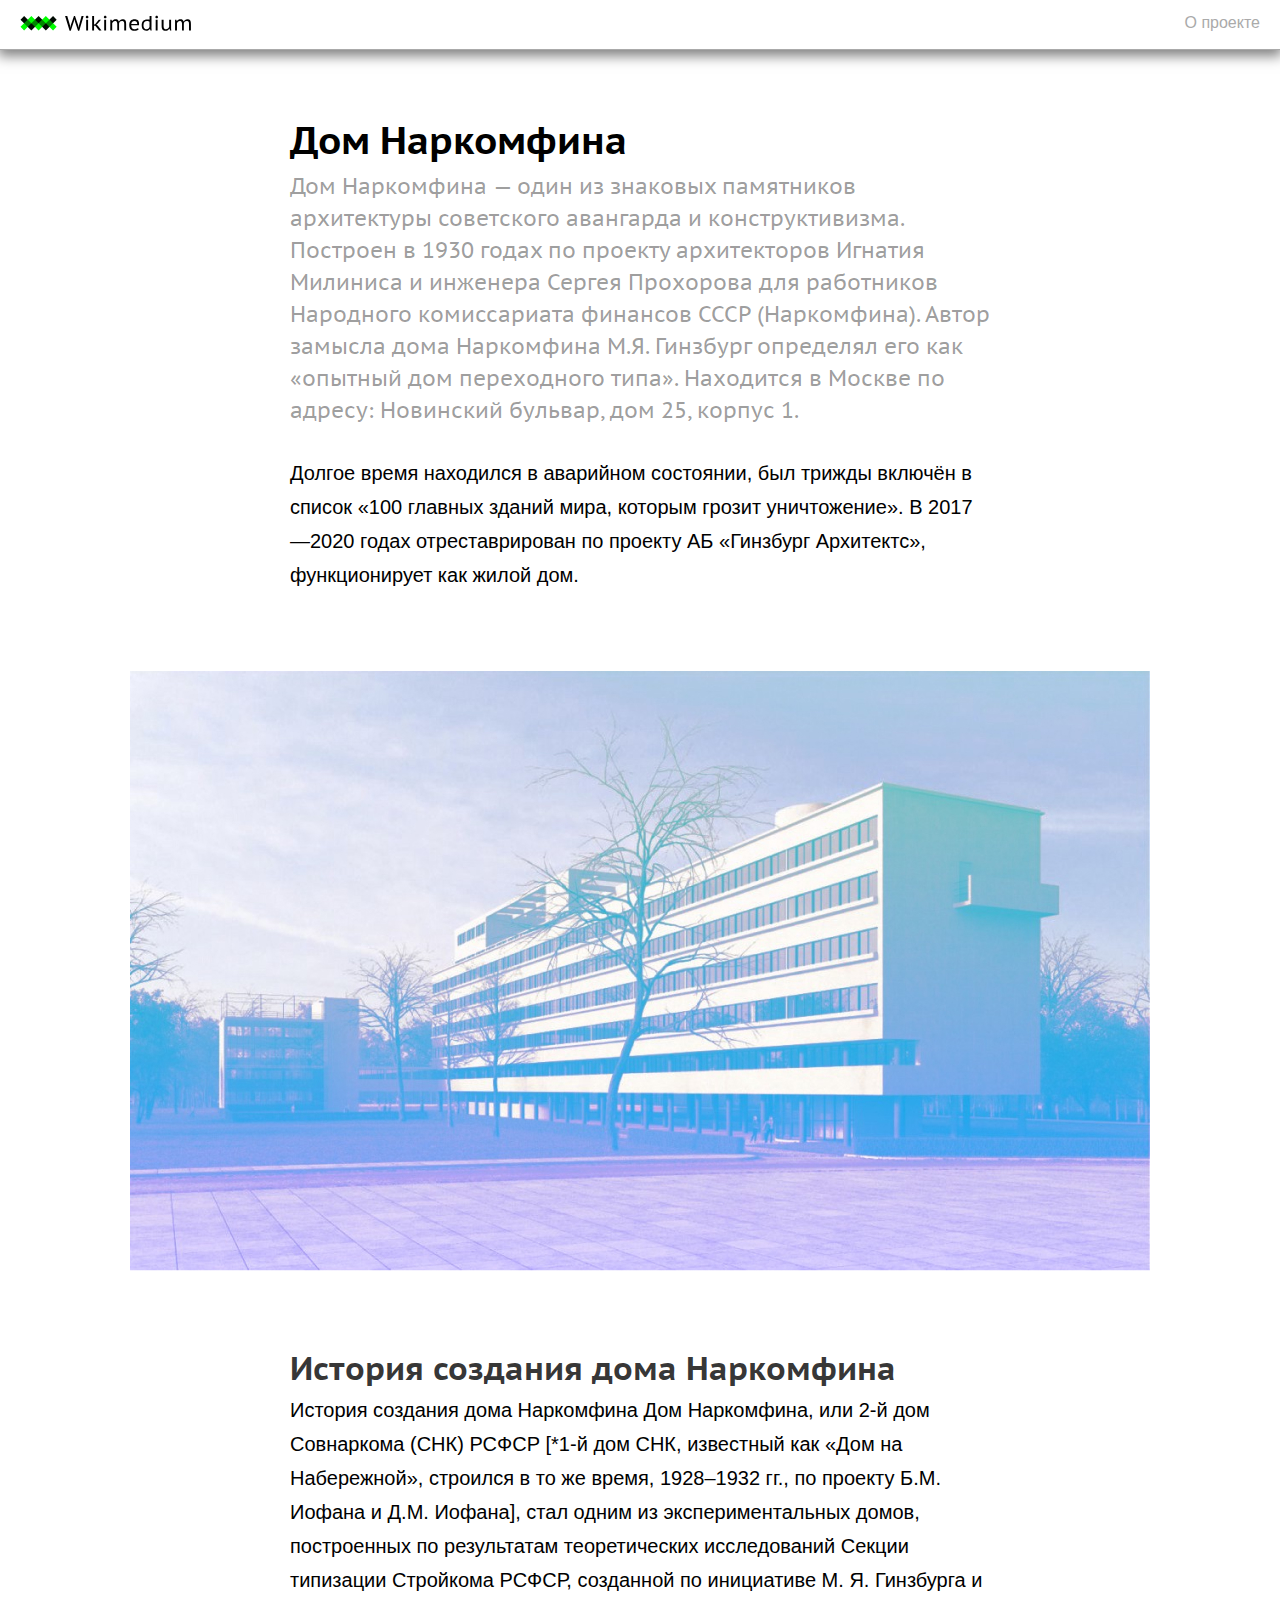
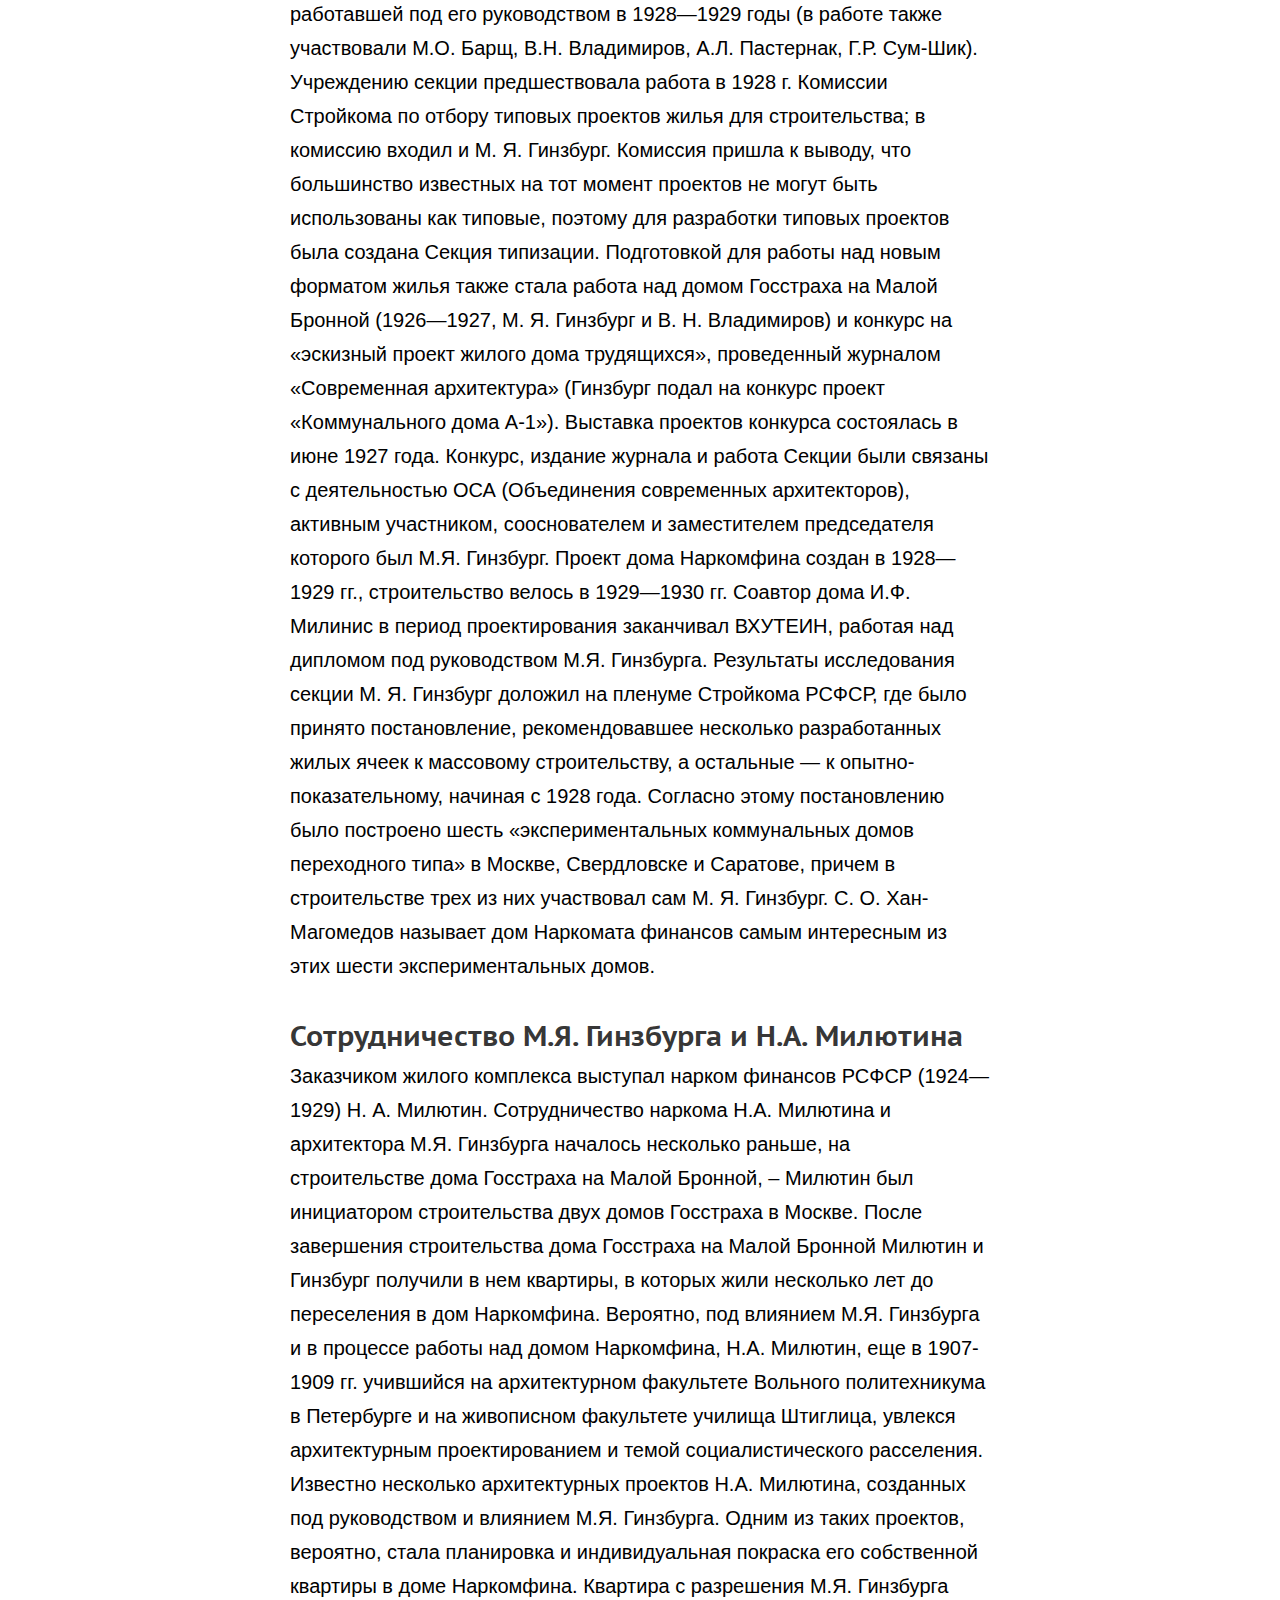
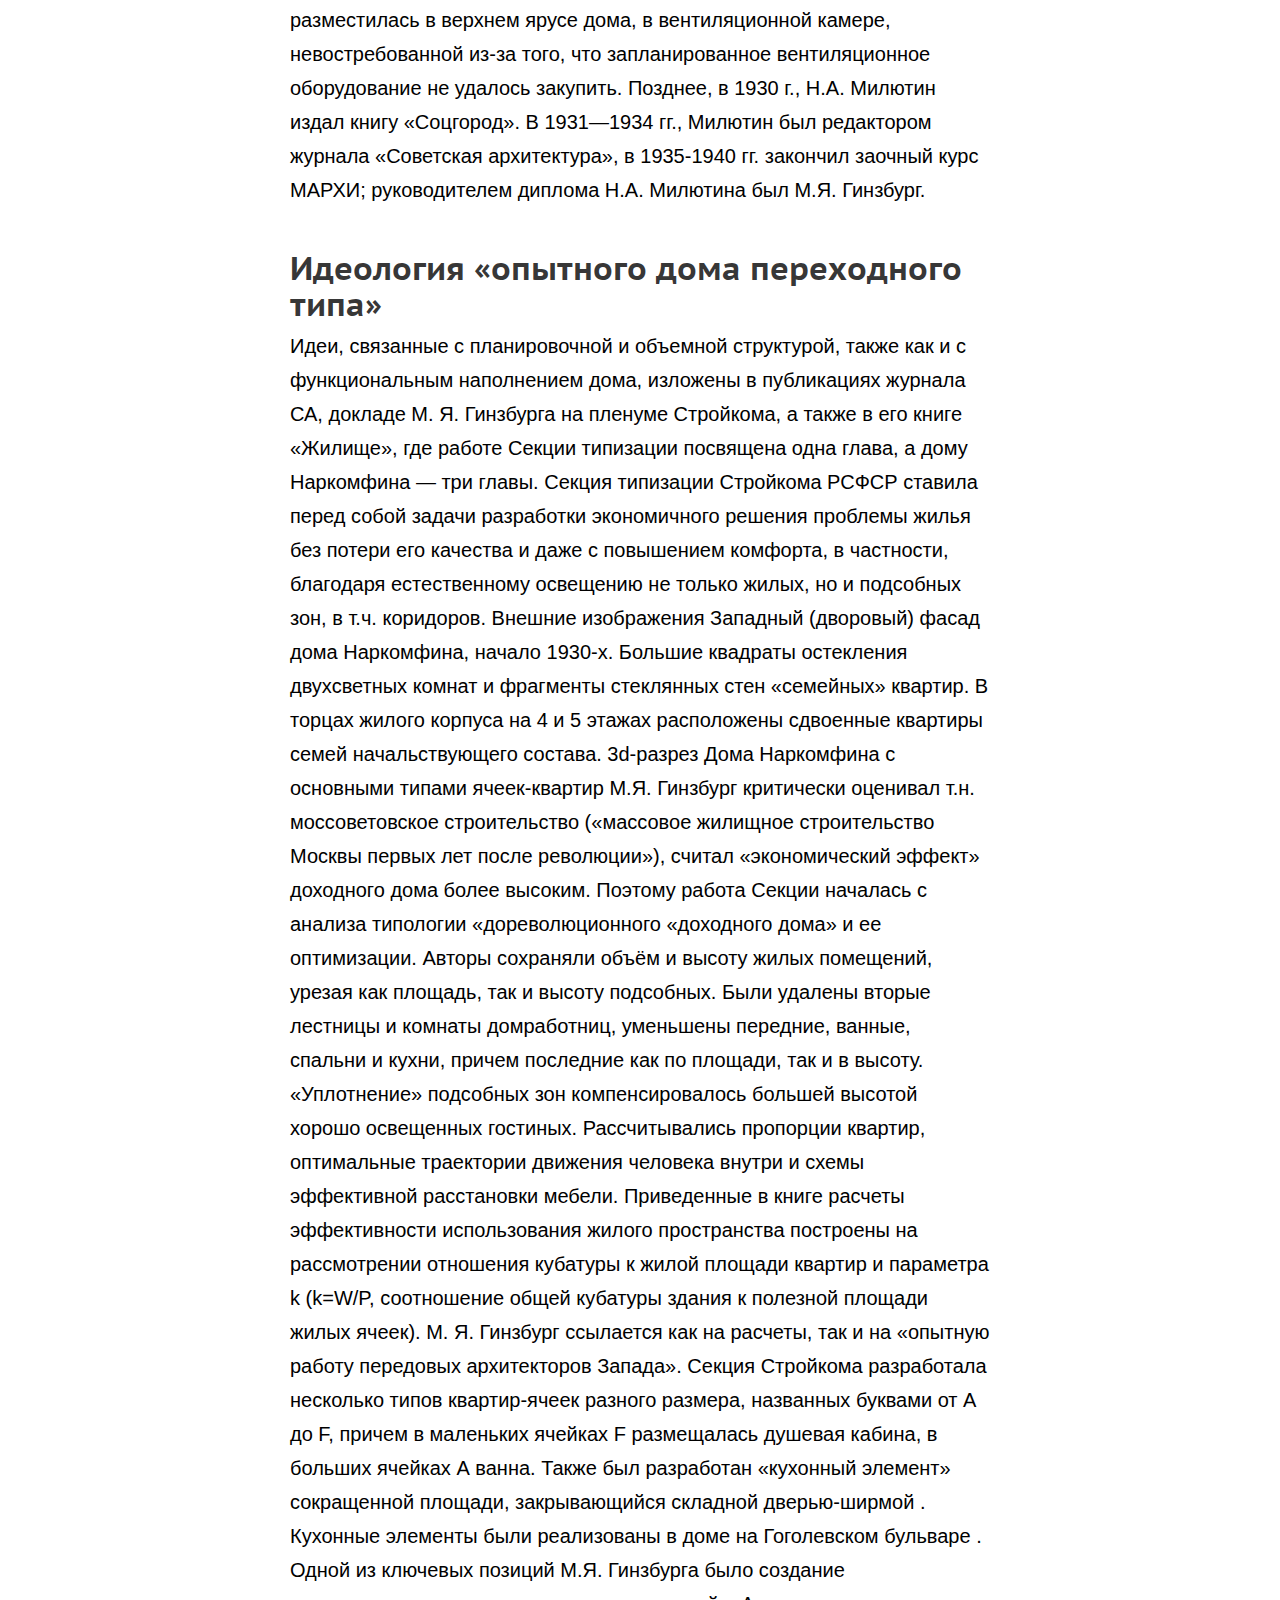
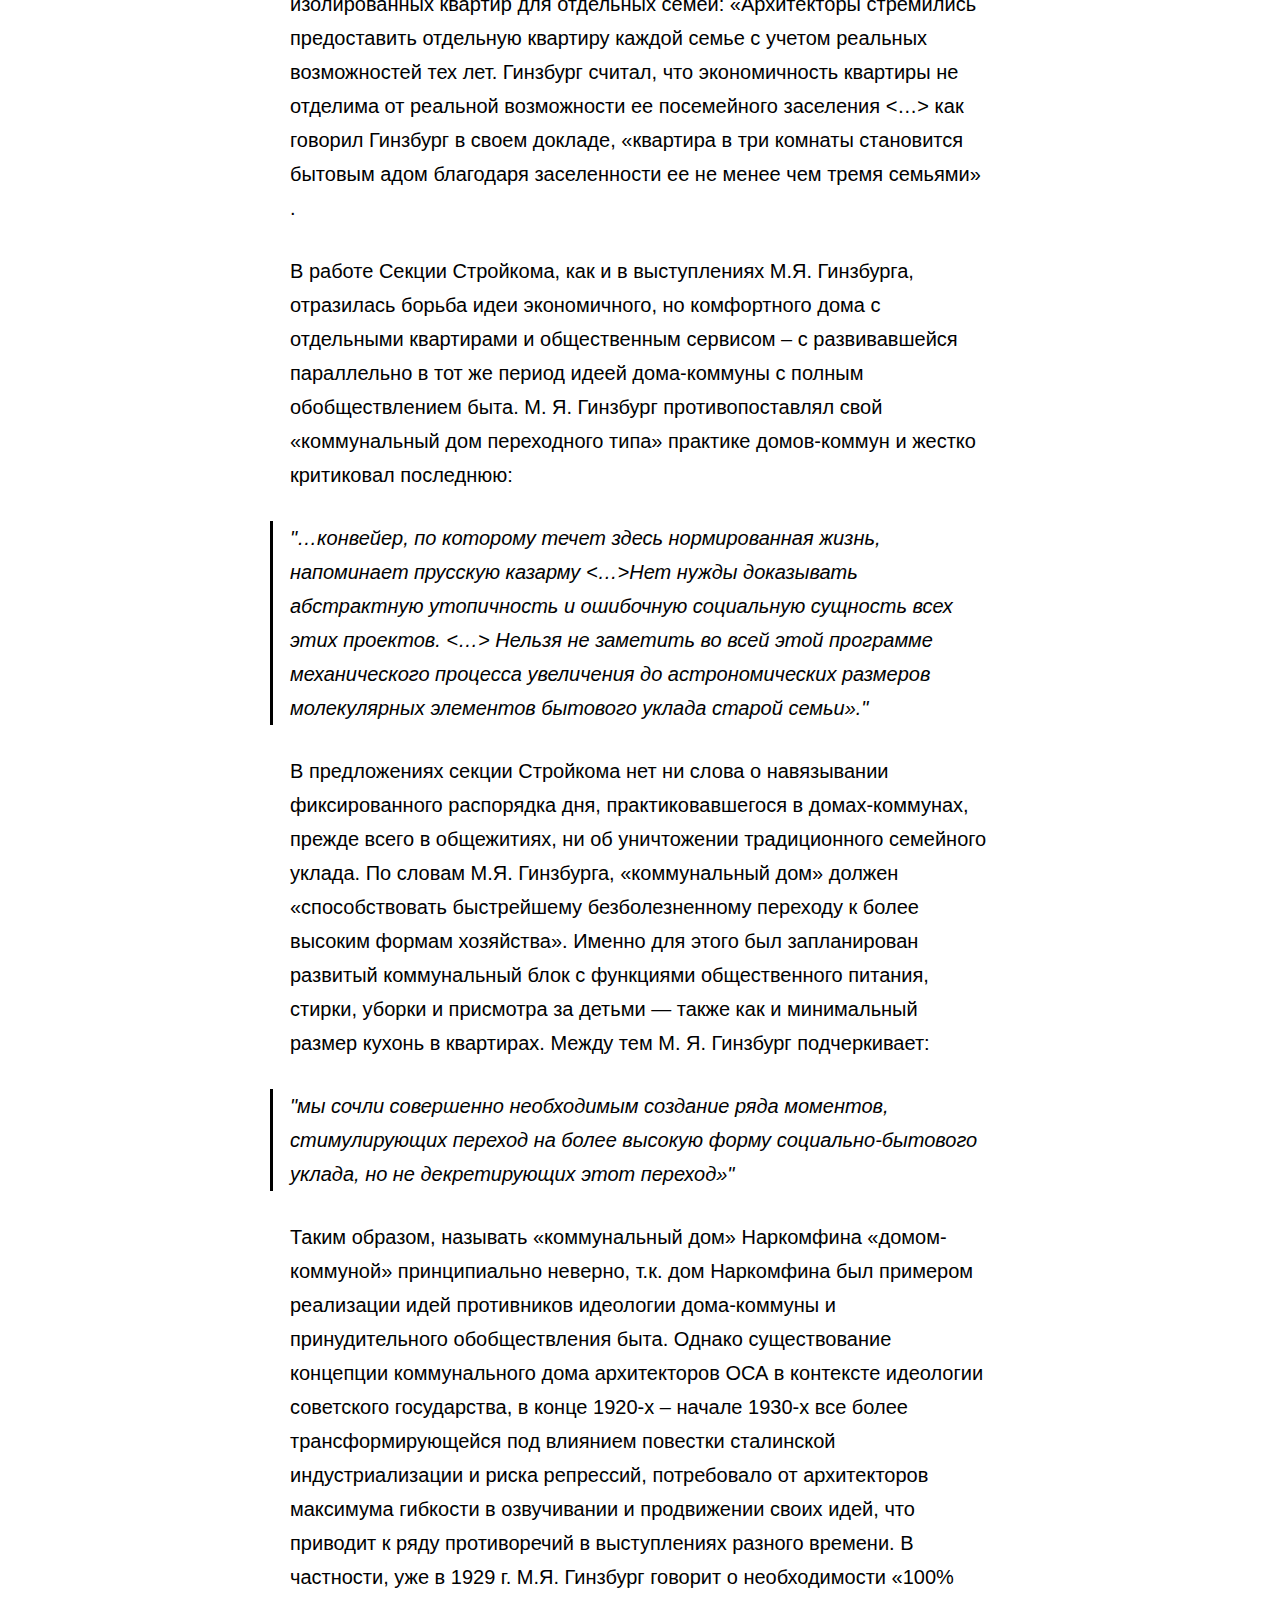
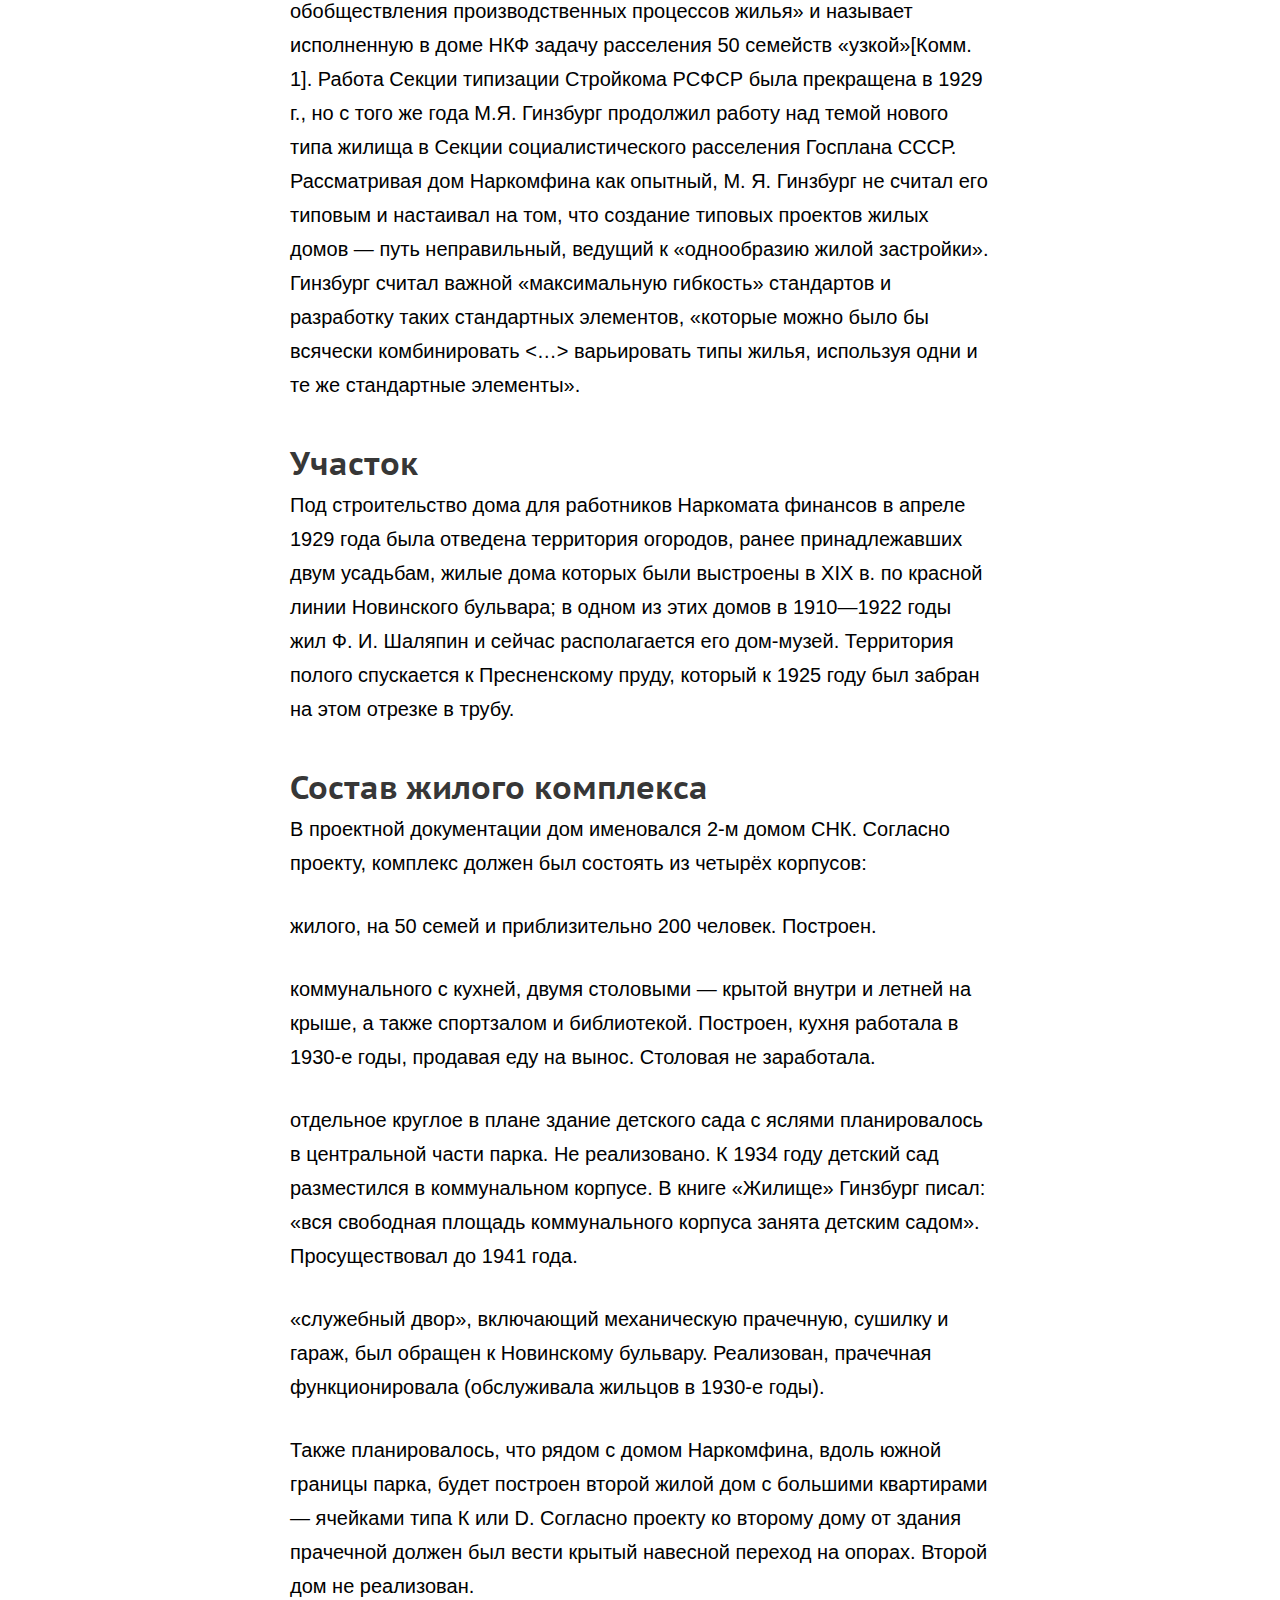
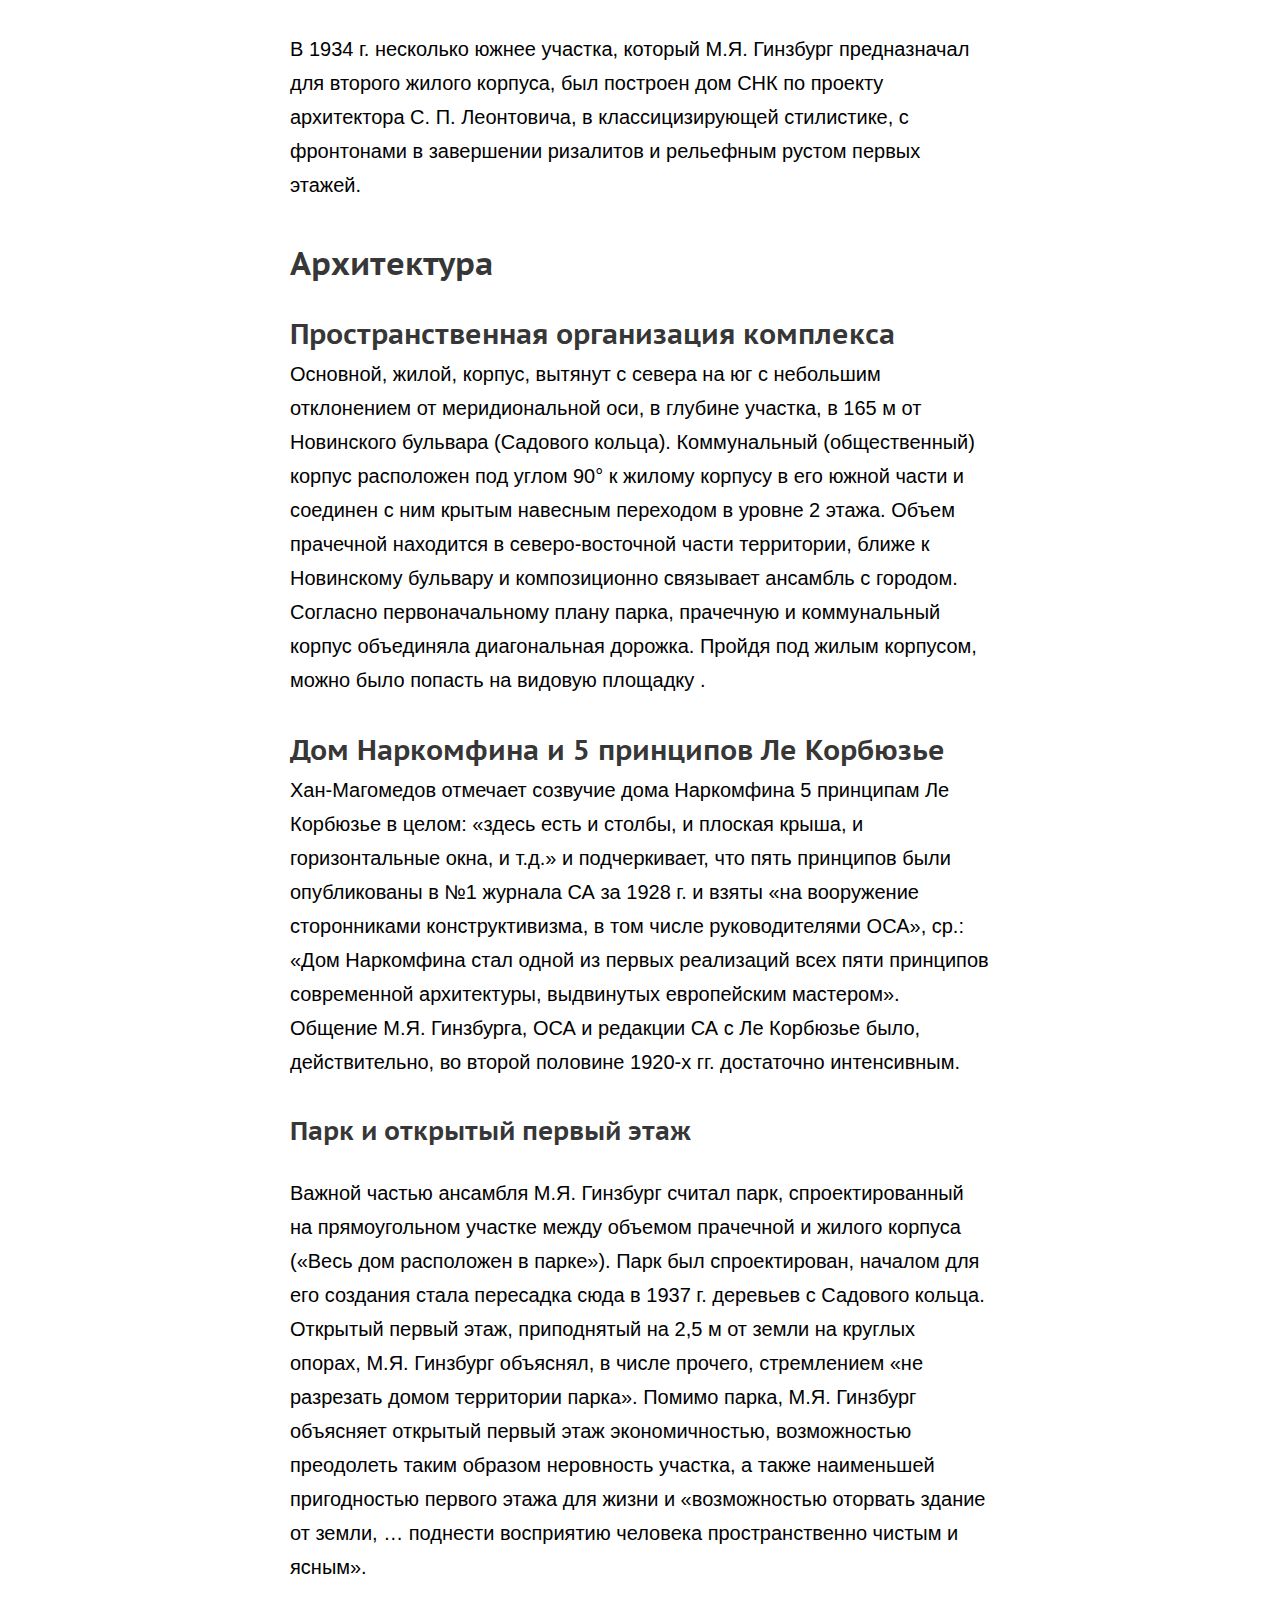
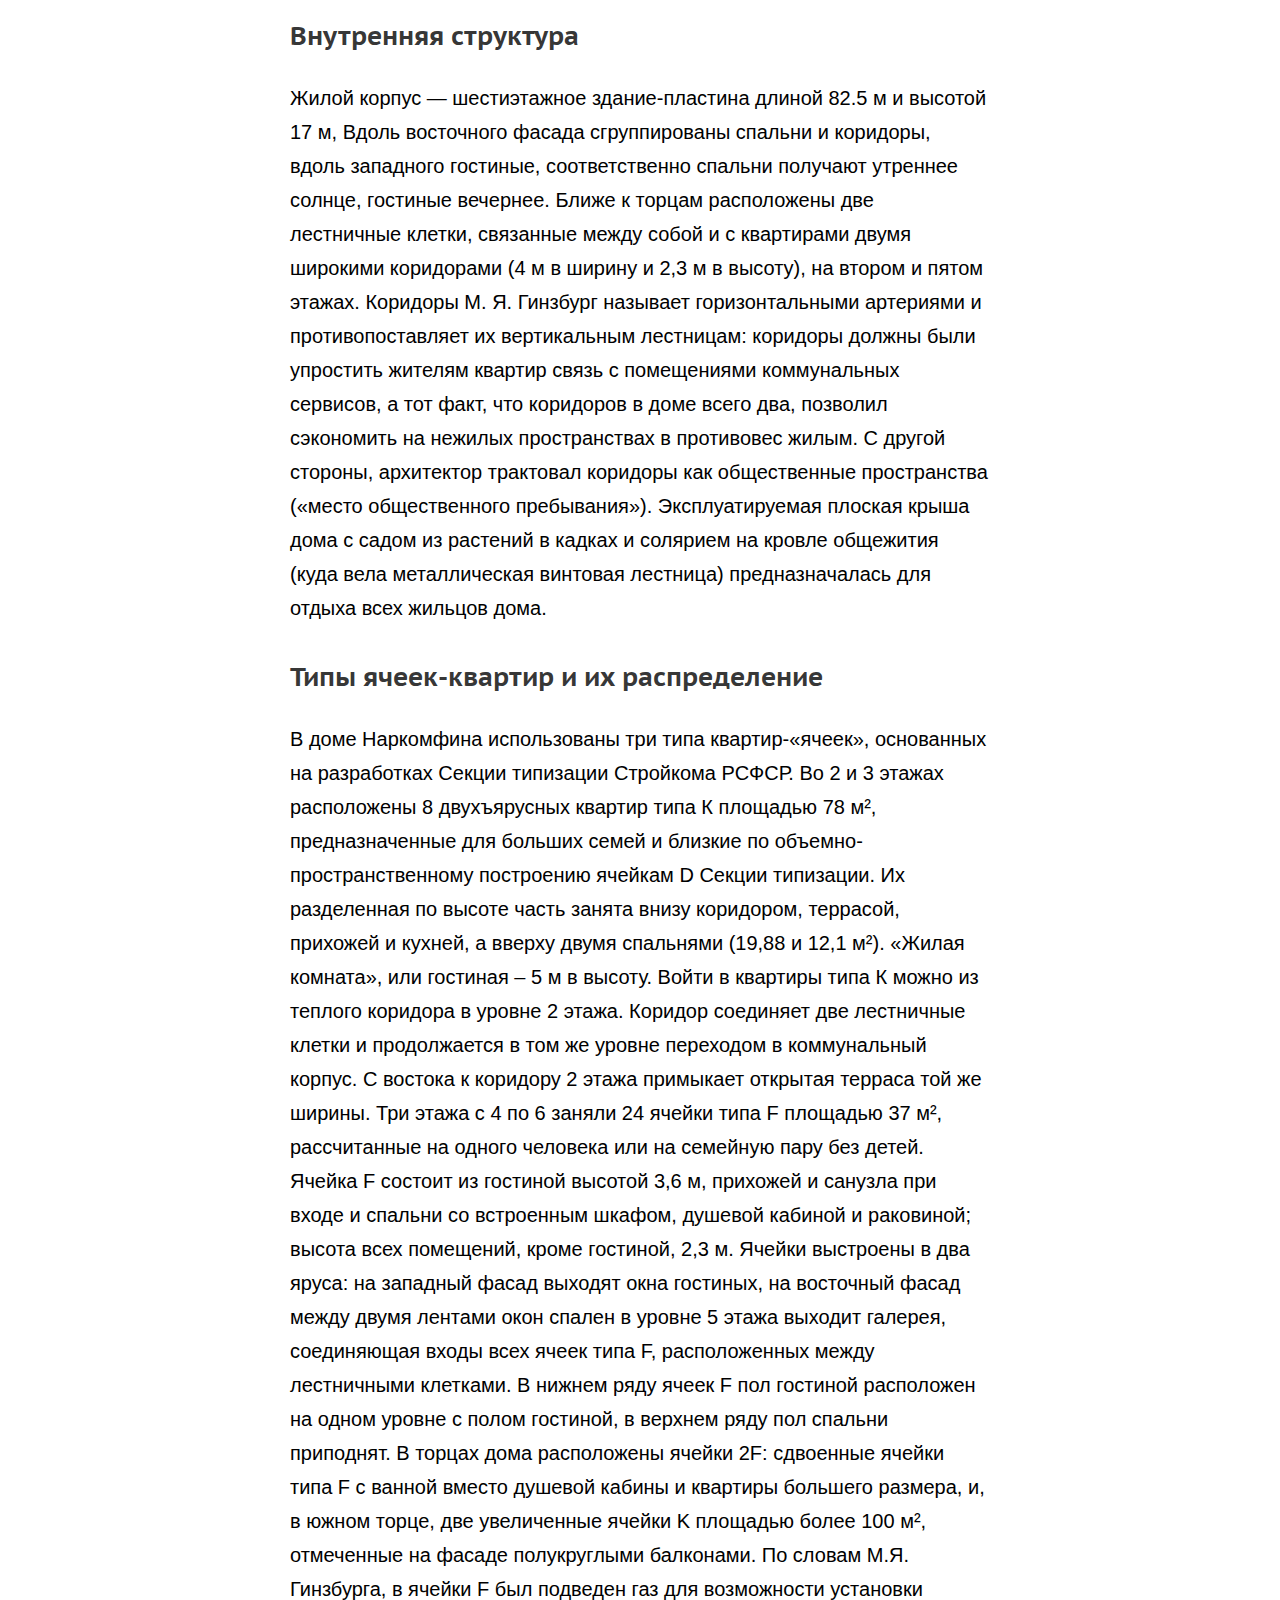
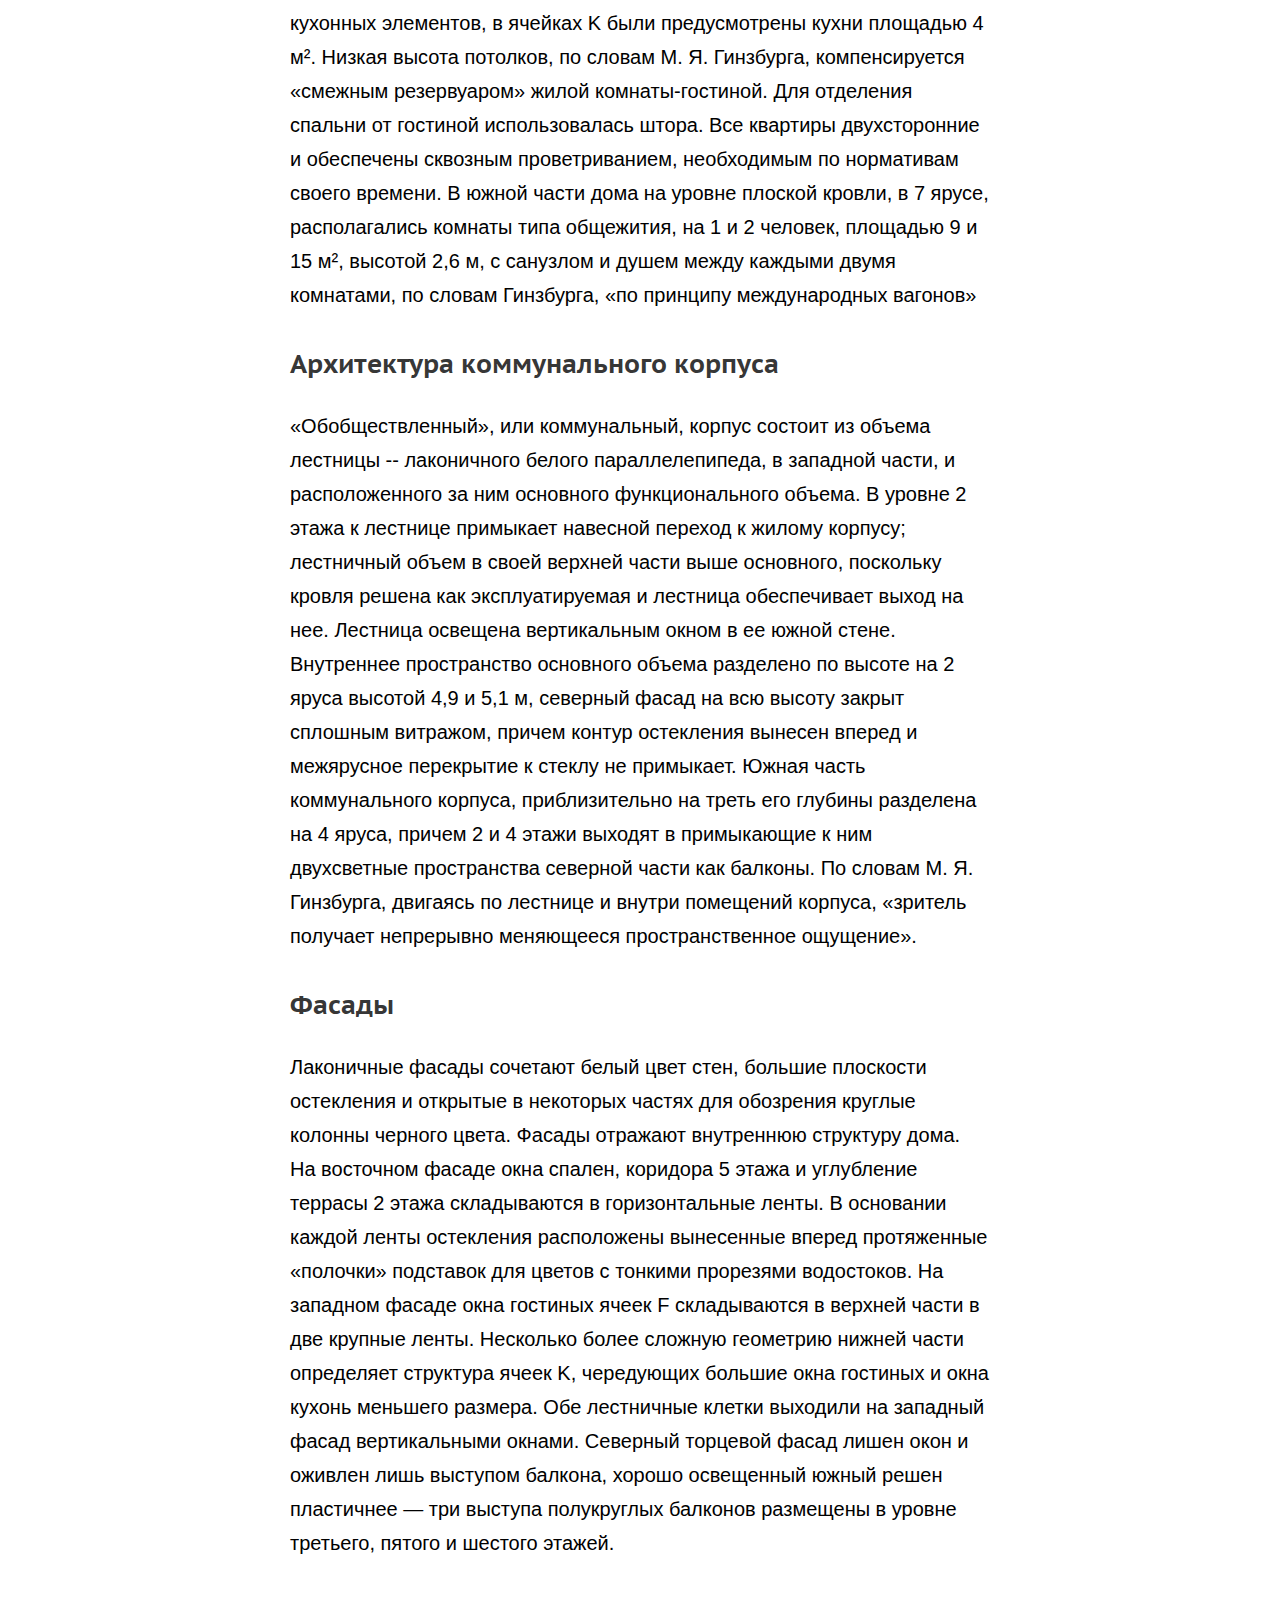
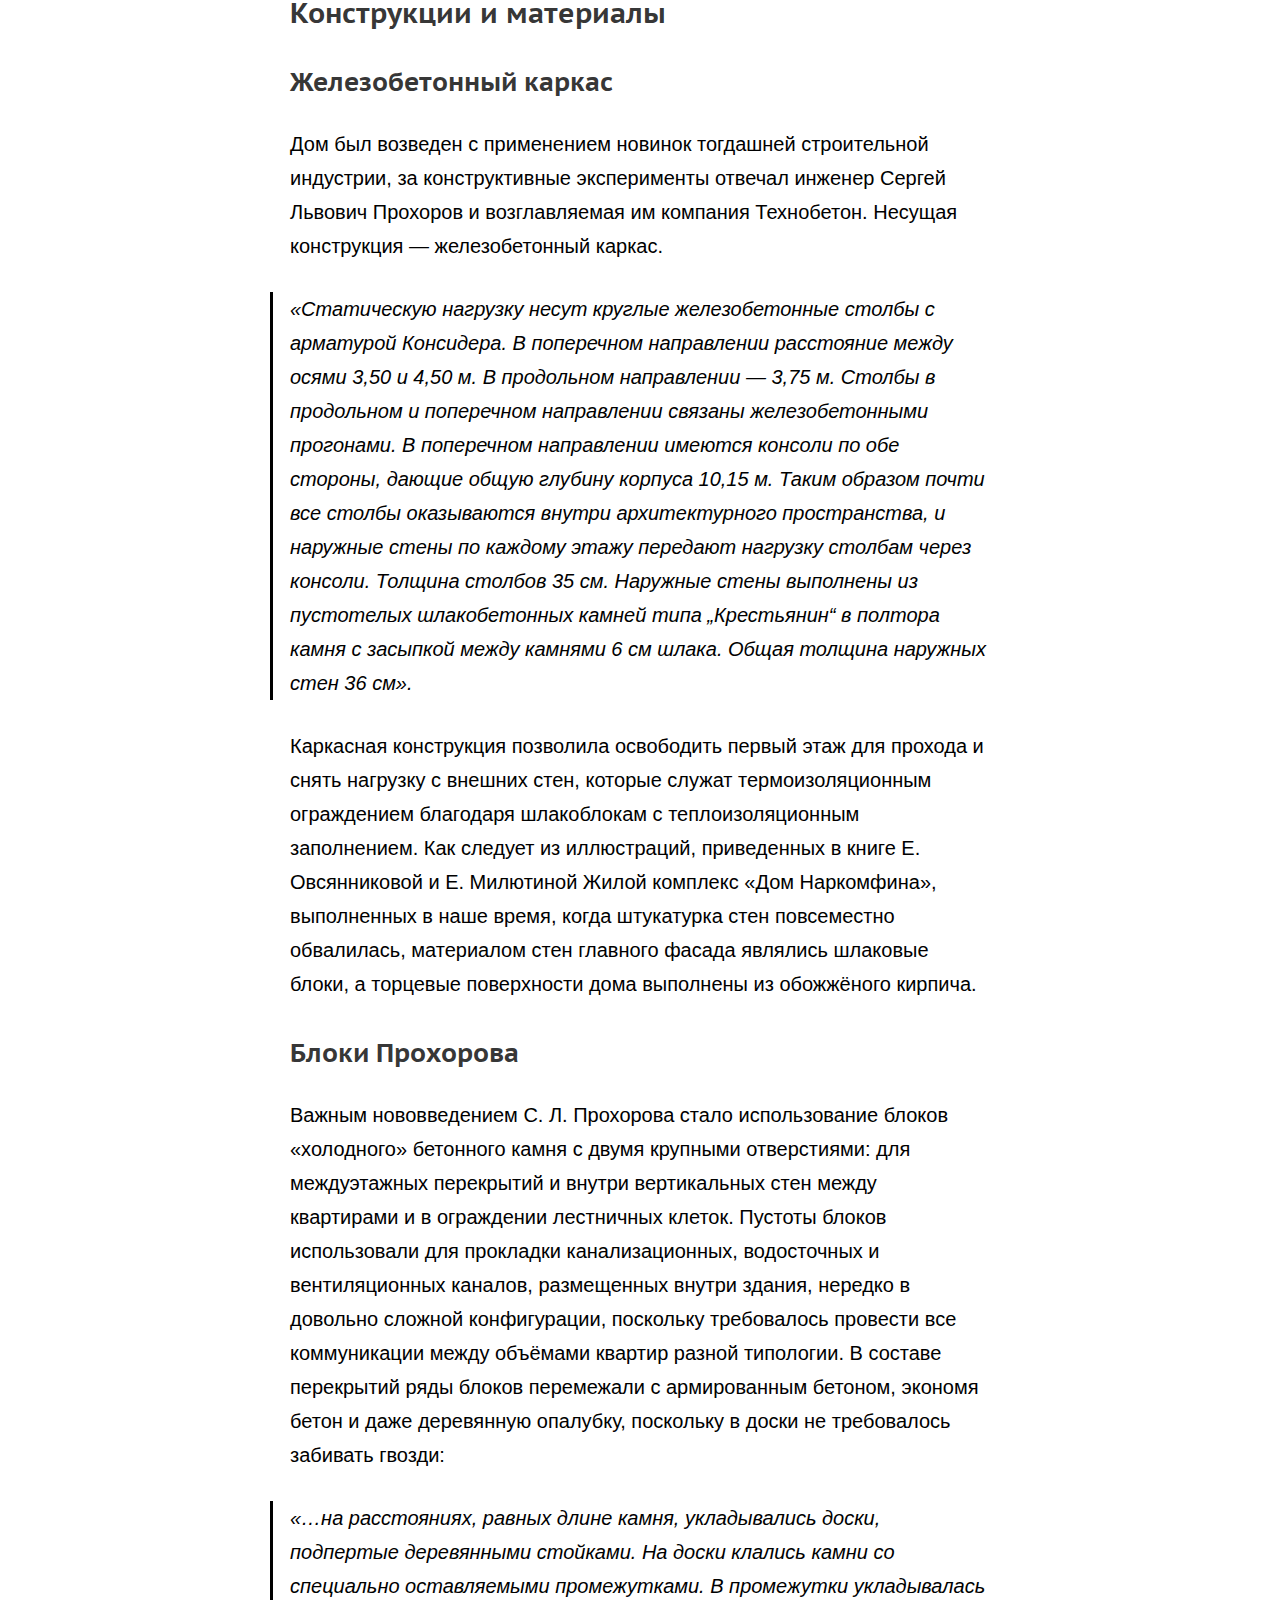
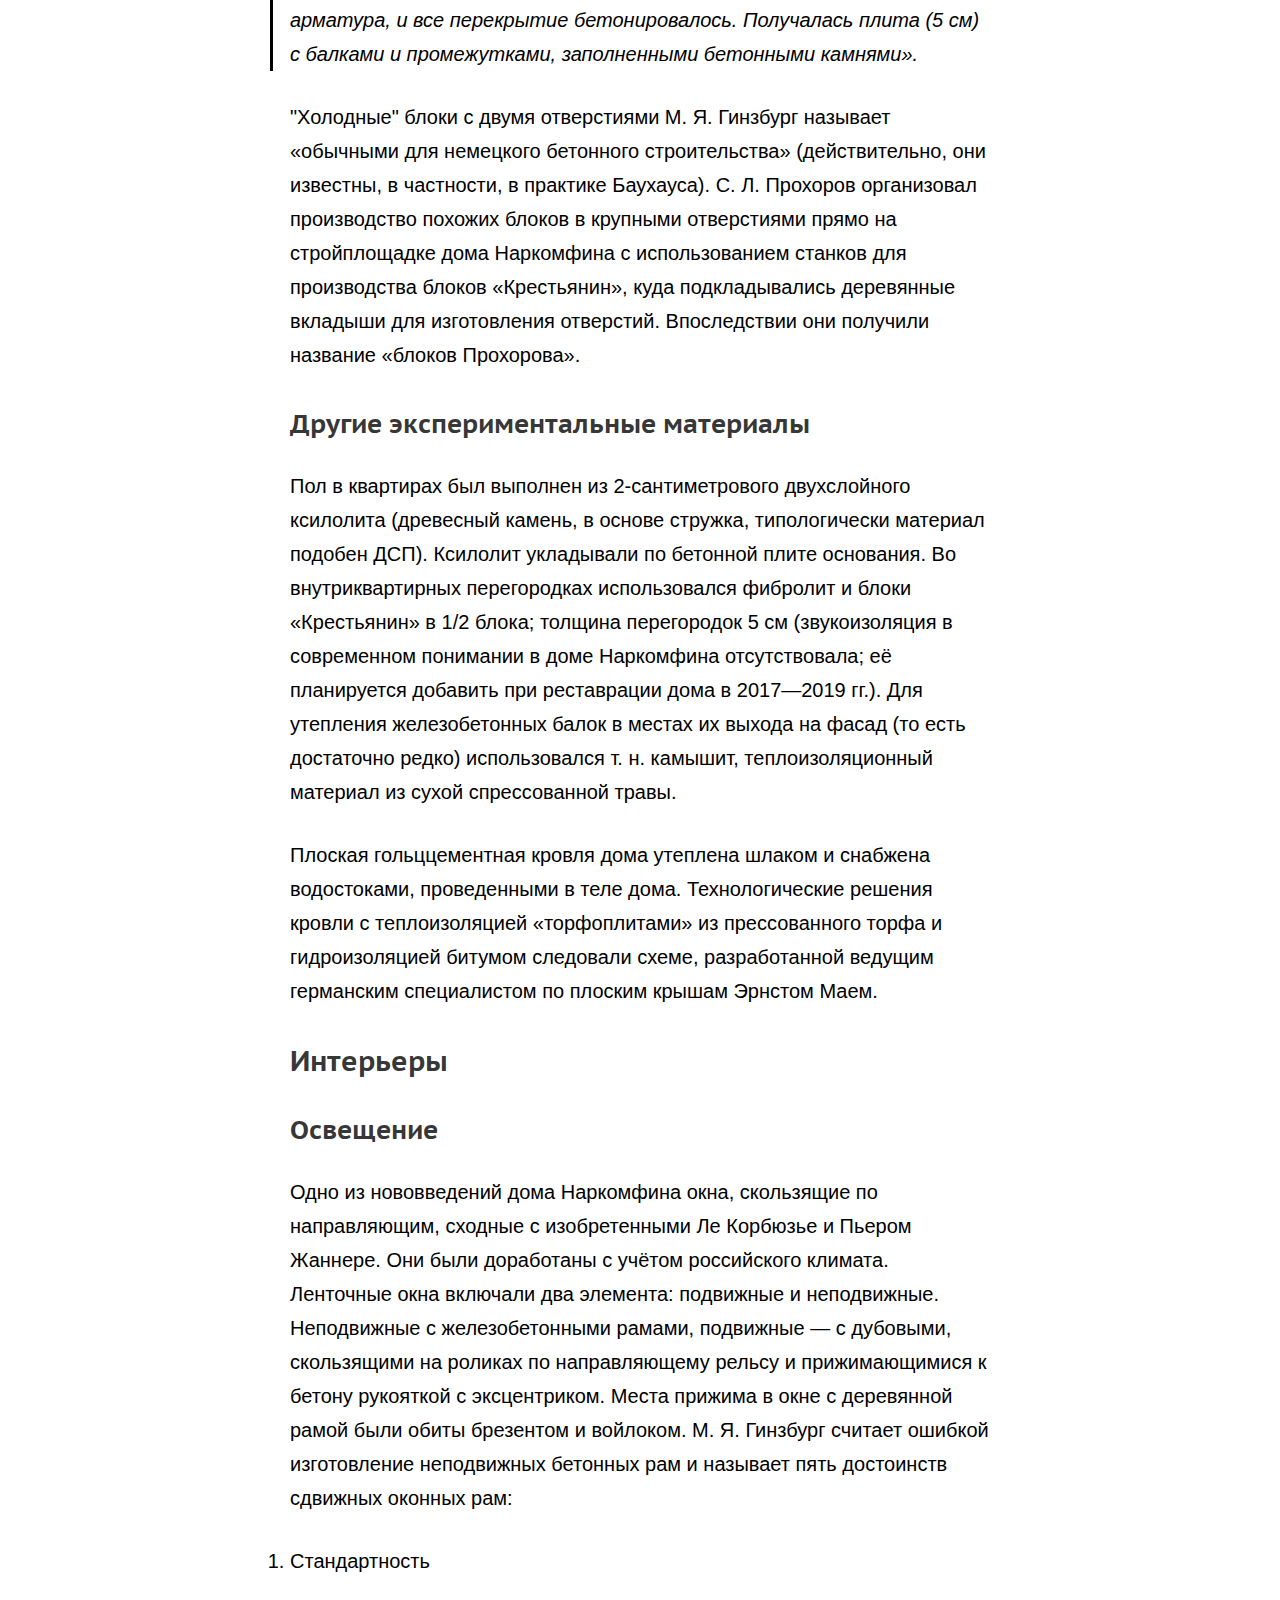
<file: narkomfin.html>
<!DOCTYPE html>
<html lang="en" dir="ltr">
  <head>
    <meta charset="utf-8">
    <meta name="viewport" content="width=device-width">
    <title>Дом Наркомфина</title>
    <link rel="stylesheet" href="stylesheets/style.css">
    <link rel="icon" type="image/x-icon" href="images/favicon1,ico" />
  <link rel="icon" type="image/png" href="images/favicon1.png" />
    <!-- подключение джаваскрипт -->
  <script src="javascripts/jquery-3.6.0.js" charset="utf-8"></script>
  <script src="javascripts/scroll.js" charset="scroll"></script>
  </head>
  <body>
    <div class="menubar">
      <a href="index.html"><img src="images/logo.svg" alt=""></a>
      <a href="about.html">О проекте</a>
    </div>
    <nav class="sidebar">

      <ul>
        <li>Содержание</li>
        <li><a href="#s1">История создания дома Наркомфина</a></li>
        <li><a href="#s2">Сотрудничество М.Я. Гинзбурга и Н.А. Милютина
</a></li>
        <li><a href="#s3">Идеология «опытного дома переходного типа»</a></li>
        <li><a href="#s4">Участок</a></li>
        <li><a href="#s5">Состав жилого комплекса</a></li>
        <li><a href="#s6">Архитектура</a></li>
        <ul>
          <li><a href="#s5s1">Пространственная организация комплекса</a></li>
          <li><a href="#s5s2">Дом Наркомфина и 5 принципов Ле Корбюзье</a></li>
        <ul>
          <li><a href="#s5s2s1">Парк и открытый первый этаж</li>
          <li><a href="#s5s2s2">Внутренняя структура</li>
          <li><a href="#s5s2s3">Типы ячеек-квартир и их распределение</li>
          <li><a href="#s5s2s4">Архитектура коммунального корпуса</li>
          <li><a href="#s5s2s5">Фасады</li>
        </ul>
          <li><a href="#s5s3">Конструкции и материалы</a></li>
          <ul>
            <li><a href="#s5s3s1">Железобетонный каркас</a></li>
            <li><a href="#s5s3s2">Блоки Прохорова</a></li>
            <li><a href="#s5s3s3">Другие экспериментальные материалы</a></li>
          </ul>
        <li><a href="#s7">Интерьеры</a></li>
          <ul>
            <li><a href="#s7s1">Освещение</a></li>
            <li><a href="#s7s2">Цвет</a></li>
          </ul>
        <li><a href="#s8">Критика проекта</a></li>
        <ul>
          <li><a href="#s8s1">С технической стороны</a></li>
          <li><a href="#s8s2">С бытовой стороны</a></li>
        </ul>
        <li> <a href="#s9">История эксплуатации и проект реставрации</a></li>
        <ul>
          <li><a href="#s9s1">Развитие городского окружения</a></li>
          <li><a href="#s9s2">Перестройки</a></li>
          <li><a href="#s9s3">Причины ветхости дома</a></li>
          <li><a href="#s9s4">Новейшая история дома и реставрация</a></li>
          <li><a href="#s9s5">Значение проекта в исторической перспективе</a></li>
          <li><a href="#s9s6">Реальная жизнь в доме Наркомфина</a></li>
          <li><a href="#s9s7">Известные жители</a></li>
        </ul>
      </ul>
    </nav>
    <article>

      <!-- <h4><strong>Содержание</strong></h4> -->
      <!-- <ol>
        <li>История создания дома Наркомфина</li>
        <ol>
          <li>Сотрудничество М.Я. Гинзбурга и Н.А. Милютина</li>
        </ol>
        <li>Идеология «опытного дома переходного типа»</li>
        <li>Участок</li>
        <li>Состав жилого комплекса</li>
        <li>Архитектура</li>
        <ol>
          <li>Пространственная организация комплекса</li>
          <li>Дом Наркомфина и 5 принципов Ле Корбюзье</li>
          <ol>
            <li>Парк и открытый первый этаж</li>
            <li>Внутренняя структура</li>
            <li>Типы ячеек-квартир и их распределение</li>
            <li>Архитектура коммунального корпуса</li>
            <li>5Фасады</li>
          </ol>
          <li>Конструкции и материалы</li>
          <ol>
            <li>Железобетонный каркас</li>
            <li>Блоки Прохорова</li>
            <li>Другие экспериментальные материалы</li>
          </ol>
          <li>Интерьеры</li>
          <ol>
            <li>Освещение</li>
            <li>Сдвижные окна</li>
            <li>Цвет</li>
          </ol>
        </ol>
        <li>Критика проекта</li>
        <ol>
          <li>С технической стороны</li>
          <li>С бытовой стороны</li>
        </ol>
        <li>История эксплуатации и проект реставрации</li>
        <ol>
          <li>Развитие городского окружения</li>
          <li>Перестройки</li>
          <li>Причины ветхости дома</li>
          <li>Новейшая история дома и реставрация</li>
        </ol>
        <li>Значение проекта в исторической перспективе</li>
        <li>Реальная жизнь в доме Наркомфина</li>
        <ol>
          <li>Известные жители</li>
        </ol>
        <li>См. также</li>
        <li>Примечания</li>
        <ol>
          <li>Сноски</li>
          <li>Источники</li>
        </ol>
        <li>Литература</li>
        <li>Ссылки</li>
      </ol> -->

      <h1>Дом Наркомфина</h1>
      <p><strong>Дом Наркомфина</strong> — один из знаковых памятников архитектуры советского авангарда и конструктивизма. Построен в  1930 годах по проекту архитекторов Игнатия Милиниса и инженера Сергея Прохорова для работников Народного комиссариата финансов СССР (Наркомфина). Автор замысла дома Наркомфина М.Я. Гинзбург определял его как «опытный дом переходного типа». Находится в Москве по адресу: Новинский бульвар, дом 25, корпус 1.

      <p>Долгое время находился в аварийном состоянии, был трижды включён в список «100 главных зданий мира, которым грозит уничтожение». В 2017—2020 годах отреставрирован по проекту АБ «Гинзбург Архитектс», функционирует как жилой дом.</p>
        <img src="images/narkomfin.jpg" <alt="Фотография дома Наркомфина">
      <h2 id="s1">История создания дома Наркомфина</h2>
        </hr>
      <p>История создания дома Наркомфина
      Дом Наркомфина, или 2-й дом Совнаркома (СНК) РСФСР [*1-й дом СНК, известный как «Дом на Набережной», строился в то же время, 1928–1932 гг., по проекту Б.М. Иофана и Д.М. Иофана], стал одним из экспериментальных домов, построенных по результатам теоретических исследований Секции типизации Стройкома РСФСР, созданной по инициативе М. Я. Гинзбурга и работавшей под его руководством в 1928—1929 годы (в работе также участвовали М.О. Барщ, В.Н. Владимиров, А.Л. Пастернак, Г.Р. Сум-Шик). Учреждению секции предшествовала работа в 1928 г. Комиссии Стройкома по отбору типовых проектов жилья для строительства; в комиссию входил и М. Я. Гинзбург. Комиссия пришла к выводу, что большинство известных на тот момент проектов не могут быть использованы как типовые, поэтому для разработки типовых проектов была создана Секция типизации. Подготовкой для работы над новым форматом жилья также стала работа над домом Госстраха на Малой Бронной (1926—1927, М. Я. Гинзбург и В. Н. Владимиров) и конкурс на «эскизный проект жилого дома трудящихся», проведенный журналом «Современная архитектура» (Гинзбург подал на конкурс проект «Коммунального дома А-1»). Выставка проектов конкурса состоялась в июне 1927 года. Конкурс, издание журнала и работа Секции были связаны с деятельностью ОСА (Объединения современных архитекторов), активным участником, сооснователем и заместителем председателя которого был М.Я. Гинзбург. Проект дома Наркомфина создан в 1928—1929 гг., строительство велось в 1929—1930 гг. Соавтор дома И.Ф. Милинис в период проектирования заканчивал ВХУТЕИН, работая над дипломом под руководством М.Я. Гинзбурга.

      Результаты исследования секции М. Я. Гинзбург доложил на пленуме Стройкома РСФСР, где было принято постановление, рекомендовавшее несколько разработанных жилых ячеек к массовому строительству, а остальные — к опытно-показательному, начиная с 1928 года. Согласно этому постановлению было построено шесть «экспериментальных коммунальных домов переходного типа» в Москве, Свердловске и Саратове, причем в строительстве трех из них участвовал сам М. Я. Гинзбург. С. О. Хан-Магомедов называет дом Наркомата финансов самым интересным из этих шести экспериментальных домов.</p>
      <h3 id="s2"> <strong>Сотрудничество М.Я. Гинзбурга и Н.А. Милютина</strong> </h3>
      <p>Заказчиком жилого комплекса выступал нарком финансов РСФСР (1924—1929) Н. А. Милютин. Сотрудничество наркома Н.А. Милютина и архитектора М.Я. Гинзбурга началось несколько раньше, на строительстве дома Госстраха на Малой Бронной, – Милютин был инициатором строительства двух домов Госстраха в Москве. После завершения строительства дома Госстраха на Малой Бронной Милютин и Гинзбург получили в нем квартиры, в которых жили несколько лет до переселения в дом Наркомфина. Вероятно, под влиянием М.Я. Гинзбурга и в процессе работы над домом Наркомфина, Н.А. Милютин, еще в 1907-1909 гг. учившийся на архитектурном факультете Вольного политехникума в Петербурге и на живописном факультете училища Штиглица, увлекся архитектурным проектированием и темой социалистического расселения. Известно несколько архитектурных проектов Н.А. Милютина, созданных под руководством и влиянием М.Я. Гинзбурга. Одним из таких проектов, вероятно, стала планировка и индивидуальная покраска его собственной квартиры в доме Наркомфина. Квартира с разрешения М.Я. Гинзбурга разместилась в верхнем ярусе дома, в вентиляционной камере, невостребованной из-за того, что запланированное вентиляционное оборудование не удалось закупить. Позднее, в 1930 г., Н.А. Милютин издал книгу «Соцгород». В 1931—1934 гг., Милютин был редактором журнала «Советская архитектура», в 1935-1940 гг. закончил заочный курс МАРХИ; руководителем диплома Н.А. Милютина был М.Я. Гинзбург.</p>
      <h2 id="s3">Идеология «опытного дома переходного типа»</h2>
      </hr>
      <p>Идеи, связанные с планировочной и объемной структурой, также как и с функциональным наполнением дома, изложены в публикациях журнала СА, докладе М. Я. Гинзбурга на пленуме Стройкома, а также в его книге «Жилище», где работе Секции типизации посвящена одна глава, а дому Наркомфина — три главы.

      Секция типизации Стройкома РСФСР ставила перед собой задачи разработки экономичного решения проблемы жилья без потери его качества и даже с повышением комфорта, в частности, благодаря естественному освещению не только жилых, но и подсобных зон, в т.ч. коридоров.

       Внешние изображения
        Западный (дворовый) фасад дома Наркомфина, начало 1930-х. Большие квадраты остекления двухсветных комнат и фрагменты стеклянных стен «семейных» квартир. В торцах жилого корпуса на 4 и 5 этажах расположены сдвоенные квартиры семей начальствующего состава.
        3d-разрез Дома Наркомфина с основными типами ячеек-квартир
      М.Я. Гинзбург критически оценивал т.н. моссоветовское строительство («массовое жилищное строительство Москвы первых лет после революции»), считал «экономический эффект» доходного дома более высоким. Поэтому работа Секции началась с анализа типологии «дореволюционного «доходного дома» и ее оптимизации. Авторы сохраняли объём и высоту жилых помещений, урезая как площадь, так и высоту подсобных. Были удалены вторые лестницы и комнаты домработниц, уменьшены передние, ванные, спальни и кухни, причем последние как по площади, так и в высоту. «Уплотнение» подсобных зон компенсировалось большей высотой хорошо освещенных гостиных. Рассчитывались пропорции квартир, оптимальные траектории движения человека внутри и схемы эффективной расстановки мебели. Приведенные в книге расчеты эффективности использования жилого пространства построены на рассмотрении отношения кубатуры к жилой площади квартир и параметра k (k=W/P, соотношение общей кубатуры здания к полезной площади жилых ячеек). М. Я. Гинзбург ссылается как на расчеты, так и на «опытную работу передовых архитекторов Запада».

      Секция Стройкома разработала несколько типов квартир-ячеек разного размера, названных буквами от A до F, причем в маленьких ячейках F размещалась душевая кабина, в больших ячейках А ванна. Также был разработан «кухонный элемент» сокращенной площади, закрывающийся складной дверью-ширмой . Кухонные элементы были реализованы в доме на Гоголевском бульваре .

      Одной из ключевых позиций М.Я. Гинзбурга было создание изолированных квартир для отдельных семей: «Архитекторы стремились предоставить отдельную квартиру каждой семье с учетом реальных возможностей тех лет. Гинзбург считал, что экономичность квартиры не отделима от реальной возможности ее посемейного заселения <…> как говорил Гинзбург в своем докладе, «квартира в три комнаты становится бытовым адом благодаря заселенности ее не менее чем тремя семьями» .
      </p>
      <p>В работе Секции Стройкома, как и в выступлениях М.Я. Гинзбурга, отразилась борьба идеи экономичного, но комфортного дома с отдельными квартирами и общественным сервисом – с развивавшейся параллельно в тот же период идеей дома-коммуны с полным обобществлением быта. М. Я. Гинзбург противопоставлял свой «коммунальный дом переходного типа» практике домов-коммун и жестко критиковал последнюю:

      </p>

      <blockquote>
      "…конвейер, по которому течет здесь нормированная жизнь, напоминает прусскую казарму
      <…>Нет нужды доказывать абстрактную утопичность и ошибочную социальную сущность всех этих проектов.
      <…> Нельзя не заметить во всей этой программе механического процесса увеличения до астрономических размеров молекулярных элементов бытового уклада старой семьи»."

      </blockquote>
      <p>В предложениях секции Стройкома нет ни слова о навязывании фиксированного распорядка дня, практиковавшегося в домах-коммунах, прежде всего в общежитиях, ни об уничтожении традиционного семейного уклада. По словам М.Я. Гинзбурга, «коммунальный дом» должен «способствовать быстрейшему безболезненному переходу к более высоким формам хозяйства». Именно для этого был запланирован развитый коммунальный блок с функциями общественного питания, стирки, уборки и присмотра за детьми — также как и минимальный размер кухонь в квартирах. Между тем М. Я. Гинзбург подчеркивает:</p>
      <blockquote>
        "мы сочли совершенно необходимым создание ряда моментов, стимулирующих переход на более высокую форму социально-бытового уклада, но не декретирующих этот переход»"</em></blockquote>
      <p>Таким образом, называть «коммунальный дом» Наркомфина «домом-коммуной» принципиально неверно, т.к. дом Наркомфина был примером реализации идей противников идеологии дома-коммуны и принудительного обобществления быта.

      Однако существование концепции коммунального дома архитекторов ОСА в контексте идеологии советского государства, в конце 1920-х – начале 1930-х все более трансформирующейся под влиянием повестки сталинской индустриализации и риска репрессий, потребовало от архитекторов максимума гибкости в озвучивании и продвижении своих идей, что приводит к ряду противоречий в выступлениях разного времени. В частности, уже в 1929 г. М.Я. Гинзбург говорит о необходимости «100% обобществления производственных процессов жилья» и называет исполненную в доме НКФ задачу расселения 50 семейств «узкой»[Комм. 1].

      Работа Секции типизации Стройкома РСФСР была прекращена в 1929 г., но с того же года М.Я. Гинзбург продолжил работу над темой нового типа жилища в Секции социалистического расселения Госплана СССР.

      Рассматривая дом Наркомфина как опытный, М. Я. Гинзбург не считал его типовым и настаивал на том, что создание типовых проектов жилых домов — путь неправильный, ведущий к «однообразию жилой застройки». Гинзбург считал важной «максимальную гибкость» стандартов и разработку таких стандартных элементов, «которые можно было бы всячески комбинировать <…> варьировать типы жилья, используя одни и те же стандартные элементы».</p>
      <h2 id="s4">Участок</h2>
      </hr>
      <p>Под строительство дома для работников Наркомата финансов в апреле 1929 года была отведена территория огородов, ранее принадлежавших двум усадьбам, жилые дома которых были выстроены в XIX в. по красной линии Новинского бульвара; в одном из этих домов в 1910—1922 годы жил Ф. И. Шаляпин и сейчас располагается его дом-музей. Территория полого спускается к Пресненскому пруду, который к 1925 году был забран на этом отрезке в трубу.</p>
      <h2 id="s5">Состав жилого комплекса</h2>
      </hr>
      <p>В проектной документации дом именовался 2-м домом СНК. Согласно проекту, комплекс должен был состоять из четырёх корпусов:</p>
      <ul>
        <li>жилого, на 50 семей и приблизительно 200 человек. Построен.</li>
        <li>коммунального с кухней, двумя столовыми — крытой внутри и летней на крыше, а также спортзалом и библиотекой. Построен, кухня работала в 1930-е годы, продавая еду на вынос. Столовая не заработала.</li>
        <li>отдельное круглое в плане здание детского сада с яслями планировалось в центральной части парка. Не реализовано. К 1934 году детский сад разместился в коммунальном корпусе. В книге «Жилище» Гинзбург писал: «вся свободная площадь коммунального корпуса занята детским садом». Просуществовал до 1941 года.</li>
        <li>«служебный двор», включающий механическую прачечную, сушилку и гараж, был обращен к Новинскому бульвару. Реализован, прачечная функционировала (обслуживала жильцов в 1930-е годы).</li>
      </ul>
      <p>Также планировалось, что рядом с домом Наркомфина, вдоль южной границы парка, будет построен второй жилой дом с большими квартирами — ячейками типа К или D. Согласно проекту ко второму дому от здания прачечной должен был вести крытый навесной переход на опорах. Второй дом не реализован.</p>
      <p>В 1934 г. несколько южнее участка, который М.Я. Гинзбург предназначал для второго жилого корпуса, был построен дом СНК по проекту архитектора С. П. Леонтовича, в классицизирующей стилистике, с фронтонами в завершении ризалитов и рельефным рустом первых этажей.</p>
      <h2 id="s6">Архитектура</h2>
      </hr>
      <h3 id="s5s1"> <strong>Пространственная организация комплекса</strong> </h3>
      <p>Основной, жилой, корпус, вытянут с севера на юг с небольшим отклонением от меридиональной оси, в глубине участка, в 165 м от Новинского бульвара (Садового кольца). Коммунальный (общественный) корпус расположен под углом 90° к жилому корпусу в его южной части и соединен с ним крытым навесным переходом в уровне 2 этажа. Объем прачечной находится в северо-восточной части территории, ближе к Новинскому бульвару и композиционно связывает ансамбль с городом. Согласно первоначальному плану парка, прачечную и коммунальный корпус объединяла диагональная дорожка. Пройдя под жилым корпусом, можно было попасть на видовую площадку .</p>
      <h3 id="s5s2"> <strong>Дом Наркомфина и 5 принципов Ле Корбюзье</strong> </h3>
      <p>Хан-Магомедов отмечает созвучие дома Наркомфина 5 принципам Ле Корбюзье в целом: «здесь есть и столбы, и плоская крыша, и горизонтальные окна, и т.д.» и подчеркивает, что пять принципов были опубликованы в №1 журнала СА за 1928 г. и взяты «на вооружение сторонниками конструктивизма, в том числе руководителями ОСА», ср.: «Дом Наркомфина стал одной из первых реализаций всех пяти принципов современной архитектуры, выдвинутых европейским мастером». Общение М.Я. Гинзбурга, ОСА и редакции СА с Ле Корбюзье было, действительно, во второй половине 1920-х гг. достаточно интенсивным.</p>
      <h4 id="s5s2s1"><strong>Парк и открытый первый этаж</strong></h4>
      <p>Важной частью ансамбля М.Я. Гинзбург считал парк, спроектированный на прямоугольном участке между объемом прачечной и жилого корпуса («Весь дом расположен в парке»). Парк был спроектирован, началом для его создания стала пересадка сюда в 1937 г. деревьев с Садового кольца. Открытый первый этаж, приподнятый на 2,5 м от земли на круглых опорах, М.Я. Гинзбург объяснял, в числе прочего, стремлением «не разрезать домом территории парка».

      Помимо парка, М.Я. Гинзбург объясняет открытый первый этаж экономичностью, возможностью преодолеть таким образом неровность участка, а также наименьшей пригодностью первого этажа для жизни и «возможностью оторвать здание от земли, … поднести восприятию человека пространственно чистым и ясным».</p>
      <h4 id="s5s2s2"> <strong>Внутренняя структура</strong> </h4>
      <p>Жилой корпус — шестиэтажное здание-пластина длиной 82.5 м и высотой 17 м, Вдоль восточного фасада сгруппированы спальни и коридоры, вдоль западного гостиные, соответственно спальни получают утреннее солнце, гостиные вечернее. Ближе к торцам расположены две лестничные клетки, связанные между собой и с квартирами двумя широкими коридорами (4 м в ширину и 2,3 м в высоту), на втором и пятом этажах. Коридоры М. Я. Гинзбург называет горизонтальными артериями и противопоставляет их вертикальным лестницам: коридоры должны были упростить жителям квартир связь с помещениями коммунальных сервисов, а тот факт, что коридоров в доме всего два, позволил сэкономить на нежилых пространствах в противовес жилым. С другой стороны, архитектор трактовал коридоры как общественные пространства («место общественного пребывания»).

      Эксплуатируемая плоская крыша дома с садом из растений в кадках и солярием на кровле общежития (куда вела металлическая винтовая лестница) предназначалась для отдыха всех жильцов дома.</p>
      <h4 id="s5s2s3"> <strong>Типы ячеек-квартир и их распределение</strong> </h4>
      <p>В доме Наркомфина использованы три типа квартир-«ячеек», основанных на разработках Секции типизации Стройкома РСФСР. Во 2 и 3 этажах расположены 8 двухъярусных квартир <strong>типа К</strong> площадью 78 м², предназначенные для больших семей и близкие по объемно-пространственному построению <strong>ячейкам D</strong> Секции типизации. Их разделенная по высоте часть занята внизу коридором, террасой, прихожей и кухней, а вверху двумя спальнями (19,88 и 12,1 м²). «Жилая комната», или гостиная – 5 м в высоту. Войти в квартиры типа К можно из теплого коридора в уровне 2 этажа. Коридор соединяет две лестничные клетки и продолжается в том же уровне переходом в коммунальный корпус. С востока к коридору 2 этажа примыкает открытая терраса той же ширины.

      Три этажа с 4 по 6 заняли 24 ячейки <strong>типа F</strong> площадью 37 м², рассчитанные на одного человека или на семейную пару без детей. Ячейка F состоит из гостиной высотой 3,6 м, прихожей и санузла при входе и спальни со встроенным шкафом, душевой кабиной и раковиной; высота всех помещений, кроме гостиной, 2,3 м. Ячейки выстроены в два яруса: на западный фасад выходят окна гостиных, на восточный фасад между двумя лентами окон спален в уровне 5 этажа выходит галерея, соединяющая входы всех ячеек типа F, расположенных между лестничными клетками. В нижнем ряду ячеек F пол гостиной расположен на одном уровне с полом гостиной, в верхнем ряду пол спальни приподнят.

      В торцах дома расположены <strong>ячейки 2F</strong>: сдвоенные ячейки типа F с ванной вместо душевой кабины и квартиры большего размера, и, в южном торце, две <strong>увеличенные ячейки K</strong> площадью более 100 м², отмеченные на фасаде полукруглыми балконами. По словам М.Я. Гинзбурга, в ячейки F был подведен газ для возможности установки кухонных элементов, в ячейках K были предусмотрены кухни площадью 4 м². Низкая высота потолков, по словам М. Я. Гинзбурга, компенсируется «смежным резервуаром» жилой комнаты-гостиной. Для отделения спальни от гостиной использовалась штора. Все квартиры двухсторонние и обеспечены сквозным проветриванием, необходимым по нормативам своего времени.

      В южной  части дома на уровне плоской кровли, в 7 ярусе, располагались комнаты типа общежития, на 1 и 2 человек, площадью 9 и 15 м², высотой 2,6 м, с санузлом и душем между каждыми двумя комнатами, по словам Гинзбурга, «по принципу международных вагонов»</p>
      <h4 id="s5s2s4"> <strong>Архитектура коммунального корпуса</strong> </h4>
      <p>«Обобществленный», или коммунальный, корпус состоит из объема лестницы -- лаконичного белого параллелепипеда, в западной части, и расположенного за ним основного функционального объема. В уровне 2 этажа к лестнице примыкает навесной переход к жилому корпусу; лестничный объем в своей верхней части выше основного, поскольку кровля решена как эксплуатируемая и лестница обеспечивает выход на нее. Лестница освещена вертикальным окном в ее южной стене. Внутреннее пространство основного объема разделено по высоте на 2 яруса высотой 4,9 и 5,1 м, северный фасад на всю высоту закрыт сплошным витражом, причем контур остекления вынесен вперед и межярусное перекрытие к стеклу не примыкает. Южная часть коммунального корпуса, приблизительно на треть его глубины разделена на 4 яруса, причем 2 и 4 этажи выходят в примыкающие к ним двухсветные пространства северной части как балконы.

      По словам М. Я. Гинзбурга, двигаясь по лестнице и внутри помещений корпуса, «зритель получает непрерывно меняющееся пространственное ощущение».</p>
      <h4 id="s5s2s5"> <strong>Фасады</strong> </h4>
      <p>Лаконичные фасады сочетают белый цвет стен, большие плоскости остекления и открытые в некоторых частях для обозрения круглые колонны черного цвета. Фасады отражают внутреннюю структуру дома. На восточном фасаде окна спален, коридора 5 этажа и углубление террасы 2 этажа складываются в горизонтальные ленты. В основании каждой ленты остекления расположены вынесенные вперед протяженные «полочки» подставок для цветов с тонкими прорезями водостоков.

      На западном фасаде окна гостиных ячеек F складываются в верхней части в две крупные ленты. Несколько более сложную геометрию нижней части определяет структура ячеек K, чередующих большие окна гостиных и окна кухонь меньшего размера. Обе лестничные клетки выходили на западный фасад вертикальными окнами. Северный торцевой фасад лишен окон и оживлен лишь выступом балкона, хорошо освещенный южный решен пластичнее — три выступа полукруглых балконов размещены в уровне третьего, пятого и шестого этажей.</p>
      <h3 id="s5s3"> <strong>Конструкции и материалы</strong> </h3>
      <h4 id="s5s3s1"> <strong>Железобетонный каркас</strong> </h4>
      <p>Дом был возведен с применением новинок тогдашней строительной индустрии, за конструктивные эксперименты отвечал инженер Сергей Львович Прохоров и возглавляемая им компания Технобетон. Несущая конструкция — железобетонный каркас.</p>
      <blockquote><em>«Статическую нагрузку несут круглые железобетонные столбы с арматурой Консидера. В поперечном направлении расстояние между осями 3,50 и 4,50 м. В продольном направлении — 3,75 м. Столбы в продольном и поперечном направлении связаны железобетонными прогонами. В поперечном направлении имеются консоли по обе стороны, дающие общую глубину корпуса 10,15 м. Таким образом почти все столбы оказываются внутри архитектурного пространства, и наружные стены по каждому этажу передают нагрузку столбам через консоли. Толщина столбов 35 см. Наружные стены выполнены из пустотелых шлакобетонных камней типа „Крестьянин“ в полтора камня с засыпкой между камнями 6 см шлака. Общая толщина наружных стен 36 см».</em></blockquote>
      <p>Каркасная конструкция позволила освободить первый этаж для прохода и снять нагрузку с внешних стен, которые служат термоизоляционным ограждением благодаря шлакоблокам с теплоизоляционным заполнением. Как следует из иллюстраций, приведенных в книге Е. Овсянниковой и Е. Милютиной Жилой комплекс «Дом Наркомфина», выполненных в наше время, когда штукатурка стен повсеместно обвалилась, материалом стен главного фасада являлись шлаковые блоки, а торцевые поверхности дома выполнены из обожжёного кирпича.</p>
      <h4 id="s5s3s2"> <strong>Блоки Прохорова</strong> </h4>
      <p>Важным нововведением С. Л. Прохорова стало использование блоков «холодного» бетонного камня с двумя крупными отверстиями: для междуэтажных перекрытий и внутри вертикальных стен между квартирами и в ограждении лестничных клеток. Пустоты блоков использовали для прокладки канализационных, водосточных и вентиляционных каналов, размещенных внутри здания, нередко в довольно сложной конфигурации, поскольку требовалось провести все коммуникации между объёмами квартир разной типологии. В составе перекрытий ряды блоков перемежали с армированным бетоном, экономя бетон и даже деревянную опалубку, поскольку в доски не требовалось забивать гвозди:</p>
      <blockquote><em>«…на расстояниях, равных длине камня, укладывались доски, подпертые деревянными стойками. На доски клались камни со специально оставляемыми промежутками. В промежутки укладывалась арматура, и все перекрытие бетонировалось. Получалась плита (5 см) с балками и промежутками, заполненными бетонными камнями».</em></blockquote>
      <p>"Холодные" блоки с двумя отверстиями М. Я. Гинзбург называет «обычными для немецкого бетонного строительства» (действительно, они известны, в частности, в практике Баухауса). С. Л. Прохоров организовал производство похожих блоков в крупными отверстиями прямо на стройплощадке дома Наркомфина с использованием станков для производства блоков «Крестьянин», куда подкладывались деревянные вкладыши для изготовления отверстий. Впоследствии они получили название «блоков Прохорова».</p>
      <h4 id="s5s3s3"> <strong>Другие экспериментальные материалы</strong> </h4>
      <p>Пол в квартирах был выполнен из 2-сантиметрового двухслойного ксилолита (древесный камень, в основе стружка, типологически материал подобен ДСП). Ксилолит укладывали по бетонной плите основания. Во внутриквартирных перегородках использовался фибролит и блоки «Крестьянин» в 1/2 блока; толщина перегородок 5 см (звукоизоляция в современном понимании в доме Наркомфина отсутствовала; её планируется добавить при реставрации дома в 2017—2019 гг.). Для утепления железобетонных балок в местах их выхода на фасад (то есть достаточно редко) использовался т. н. камышит, теплоизоляционный материал из сухой спрессованной травы.</p>
      <p>Плоская гольццементная кровля дома утеплена шлаком и снабжена водостоками, проведенными в теле дома. Технологические решения кровли с теплоизоляцией «торфоплитами» из прессованного торфа и гидроизоляцией битумом следовали схеме, разработанной ведущим германским специалистом по плоским крышам Эрнстом Маем.</p>
      <h3 id="s7"> <strong>Интерьеры</strong> </h3>
      <h4 id="s7s1"> <strong>Освещение</strong> </h4>
      <p>Одно из нововведений дома Наркомфина окна, скользящие по направляющим, сходные с изобретенными Ле Корбюзье и Пьером Жаннере. Они были доработаны с учётом российского климата. Ленточные окна включали два элемента: подвижные и неподвижные. Неподвижные с железобетонными рамами, подвижные — с дубовыми, скользящими на роликах по направляющему рельсу и прижимающимися к бетону рукояткой с эксцентриком. Места прижима в окне с деревянной рамой были обиты брезентом и войлоком. М. Я. Гинзбург считает ошибкой изготовление неподвижных бетонных рам и называет пять достоинств сдвижных оконных рам:</p>
      <ol>
        <li>Стандартность</li>
        <li>Экономия пространства внутри комнат</li>
        <li>Почти герметичный прижим и отсутствие необходимости заклейки в зимнее время</li>
        <li>Почти герметичный прижим и отсутствие необходимости заклейки в зимнее время</li>
        <li>Простота и дешевизна</li>
        <h4  id="s7s2"> <strong>Цвет</strong> </h4>
        <p>Эксперименты с цветом в доме Наркомфина стали продолжением опытов, начатых М. Я. Гинзбургом в архитектурной комнате бывшего МВТУ (сейчас МГТУ им. Н. Э. Баумана) и признанных автором не очень удачными: «длительное пребывание в этой комнате утомляло». Работой по подбору цветовых решений квартир дома Наркомфина руководил художник из Баухауса профессор Хиннерк Шепер. Стены в квартирах не оклеивали обоями, а гладко окрашивали — теплые гаммы колеров для одних квартир и холодные для других. В квартирах теплой гаммы для потолка была выбрана светлая охра, для стен лимонно-желтый. В холодной гамме для потолка использовали голубой оттенок брауншвейг, стены же были голубоватого и зеленоватого оттенков[Комм. 2]. В обоих случаях была выбрана менее интенсивная гамма, чем в опыте с комнатой МВТУ.</p>
        <p>«Опыты показали, что теплая гамма пространственно ограничивает объём: холодная же, наоборот, как бы расширяет помещение», — пишет М. Я. Гинзбург. Вывод, сделанный архитекторами из экспериментальной раскраски интерьеров — следует быть чрезвычайно осторожным в выборе цвета, а яркий цвет уместен на потолке, куда мы смотрим не так часто: поэтому основной, более яркий тон в окраске квартир дома Наркомфина применялся именно на потолках.</p>
        <p>Цвет также был использован для облегчения навигации: так, расположенные двери верхних и нижних ячеек F были для различения покрашены в чёрный и белый цвет. Потолки лестничных клеток и коридоров также были покрашены в разные цвета: оранжевый, брауншвейг, зелёная земля, кобальт, вермильон, зелёный веронез[источник не указан 709 дней], — помогая жителям сориентироваться, в какой части дома они находятся.</p>
        <p>Во всех жилых помещениях полы из дубового паркета (широкий паркет 8 см). В ванных комнатах, по крайней мере, трёхкомнатных квартир до 1960 года сохранялись полы из пробкового дерева, позднее заменены кафельной плиткой. Электропроводка открытого типа — витой провод на фарфоровых изоляторах. Электровыключатели поворотные, как и розетки, также фарфоровые.</p>
      </ol>
      <h2 id="s8">Критика проекта</h2>
      </hr>
      <p>Первым критиком здания дома Наркомфина был сам М. Я. Гинзбург — взгляд на историю строительства дома как на эксперимент предполагал его критическую оценку в книге «Жилище», вышедшей в 1934 году.</p>
      <p>Дому Наркомфина посвящено большое количество публикаций, как в российских, так и в зарубежных источниках. В западных источниках описания дома Наркомфина нередко сопровождаются определениями «утопия» и «утопический» (англ. utopian housing project).[Комм. 3]. В советских публикациях авторы старались избегать такой трактовки, привычно используя лексику типа «эксперимент», «экспериментальный», «переходного типа» и т. п., не акцентируя внимание на его результатах.[Комм. 4].</p>
      <h3 id="s8s1"> <strong>С технической стороны</strong> </h3>
      <p>Объектом критики, в первую очередь со стороны качества использованных строительных материалов, стали несущие стены, так как жилой корпус ни разу не ремонтировали за все почти 90 лет его существования. Штукатурка фасадов осыпалась, а стены из кустарно выполненных цементных и шлаковых блоков, сделанных прямо на стройке, разрушались. Наполнителями в цементном растворе служили разные подручные материалы, в том числе металлургический шлак, солома, камыш.</p>
      <p>Каркасная конструкция дома на ножках весьма затруднила устройство в нём вертикальных коммуникаций, не говоря о промерзании нижнего жилого этажа. Канализационные стояки пришлось утеплять и пропускать в нестандартных, специально утолщенных колоннах, что первоначально не учитывалось в эскизном архитектурном решении. Ряд проблем вызвала и плоская кровля и связанные с ней протечки. Исполнение такой кровли требует особой тщательности и качественных материалов, которые в период строительства можно было достать только благодаря инициативе заказчика ранга Милютина. Такая кровля требует постоянного ухода — прочистки загрязненных или замерзших внутренних водостоков, починки покрытия, регулярного сбрасывания снега.</p>
      <p>Использованный во внутренней отделке дома «камышит» оказался плохим звукоизолирующим материалом, в частности, в качестве внутренних перегородок между первоначально «спальными комнатами», оказавшихся заселённых различными семьями. По этому поводу было высказано много критических замечаний. К моменту окончания войны вентиляционные шахты оказались забитыми, вытяжная вентиляция повсеместно не работала.</p>
      <p>Эксперимент с устройством раздвижных горизонтальных окон <em>«не достиг цели и вызвал нарекания жильцов»</em>. Ленточные окна шириной во всю стену не отвечали реалиям московского климата. Места прижима в окне с деревянной рамой были обиты брезентом и войлоком. Через пару десятилетий уплотнения износились, к тому же бетонные рамы стали осыпаться, обнажая металлическую арматуру, сдвижные элементы окон заклинивали и в зимнее время пропускали холодный воздух.</p>
      <p>Оборудование квартир не удалось сделать идеальным, ни стилистически, ни функционально. Например, там, где удавалось поставить ванну, то это были громоздкие дореволюционные чугунные изделия, занимавшие слишком много места в габаритах первоначально запланированных душевых кабин. Солидная по площади ванная комната была только в квартире Милютина.</p>
      <h3 id="s8s2"> <strong>С бытовой стороны</strong> </h3>
      <p>С бытовой стороны Дом Наркомфина также вызывал множество нареканий. Основой явилось нарушение заложенного в проекте принципа заселения типовых ячеек (квартир), связанного с тяжелейшим жилищным кризисом в СССР. В Доме Наркомфина в 1940-е…1970-е годы были распространены примеры квартир-коммуналок, когда одной из семей приходилось жить в общей комнате, а другой — в спальне. При этом минимальные размеры кухонь и санузлов приводили к скандалам и, в результате, к резкой критике архитектуры авангарда и системы в целом. По-видимому, благополучными исключениями являлись квартиры бывших наркомов Н. Милютина и Н. Семашко.</p>
      <p>Не выдержал Дом Наркомфина и конкуренцию с традиционными в отношении строительных технологий домами, выстроенными по инициативе Моссовета. Если в Доме Наркомфина легкие бетонные блоки разрушались, то толстые и непромерзаемые кирпичные стены домов Моссовета до сих пор отличаются хорошей звукоизоляцией всех помещений и сохраняют микроклимат в квартирах.</p>
      <p>В итоге Дом Наркомфина так и не стал «домом-коммуной переходного типа» — к середине 1930-х годов утопические проекты первых лет советской власти сошли на нет, да и сами жильцы отказались от этой идеи.</p>
      <p>По словам современного автора «довольно быстро выяснилось, что номенклатурная элита не готова жить по утопическим заветам Гинзбурга». По данным Виктора Бачли, в предвоенные годы почти половина домохозяйств (семей) дома Наркомфина содержали домработницу и не показывали желания социализироваться.</p>
      <p>Идущую вдоль нижнего коридора галерею, предназначенную для встреч и общения, быстро превратили в места для сушки белья, позднее в индивидуальные кладовки; терраса с садом на крыше так и не была достроена, а общей столовой почти никто не пользовался. Жильцы с удовольствием покупали в столовой готовые блюда, однако предпочитали забирать их с собой в квартиры, а не питаться вместе[Комм. 5]. В таком виде коммунальный корпус существовал недолго. Через некоторое время общественное питание перестало удовлетворять основную массу жильцов, и кухня стала нерентабельной. Вслед за этим изменилось и назначение двухсветных залов. Они были приспособлены вначале под типографию, а в дальнейшем — под конструкторское бюро.
      Успешно функционировали только два коммунальных хозяйственно-бытовых учреждения: прачечная и детский сад (в коммунальном корпусе). Но и они во время войны были закрыты.</p>
      <p>Авторы монографии советского периода (1986), посвященной Дому Наркомфина, подводя итоги, писали, что «эксперимент с организацией новых форм ведения социально-бытового хозяйства для начала 1930-х годов был преждевременным и оказался несостоятельным».</p>
      <p>Английский историк материальной культуры Виктор Бачли в своей работе 1999 года писал более откровенно, что <em>«утопизм и стремление к реформированию повседневной жизни, положенные в основу проекта дома Наркомфина, впали в немилость практически сразу по его завершении. С началом пятилетки и консолидации власти Сталиным заложенные в проект идеи коллективизма и феминизма были отвергнуты как левацкие и троцкистские»</em>.</p>
      <h2  id="s9">История эксплуатации и проект реставрации</h2>
      </hr>
      <h3 id="s9s1"> <strong>Развитие городского окружения</strong> </h3>
      <p>В 1933—1935 году на территории, первоначально предназначавшейся для детского сада и яслей жилого комплекса (вдоль его южной границы), по проекту архитектора Сергея Леонтовича был построен жилой дом работников Совнаркома (дом 25, корп. 10), композиционно никак не связанный с комплексом. Совет народных комиссаров отдал предпочтение архитектурному проекту Леонтовича, как более отвечающего политической обстановке, и построил украшенное орнаментом здание в стиле сталинского классицизма.</p>
      <p>В итоге сохранение усадебных построек по линии Новинского бульвара, а также строительство в границах первоначально отведённого участка ещё одного жилого дома, чужеродного комплексу, не позволило полностью осуществить авторский замысел по организации пространства. К 1934 году комплекс начал утрачивать композиционную целостность. Изменения коснулись парка между жилым и общественным корпусами и прачечной. Были пересажены деревья с Новинского бульвара, что нарушило визуальные связи элементов композиции. Застройка «пространства первого этажа» прачечной исключила возможность прохода через её объём на территорию комплекса. Вместе с тем фото немецкой аэросъёмки 1941 года показывает, что диагональная дорожка парка от прачечной до сочленения обоих корпусов Наркомфина сохранилась.</p>
      <p>Не были построены: детский сад и ясли, жилой корпус второй очереди (авторы проекта архитекторы М. Я. Гинзбург и Г. А. Зундблат) и комплекс служебного дворика, объединяющего гараж для жильцов, прачечную, котельную. Сооружена была лишь прачечная, использовавшаяся жильцами лишь в первые годы, а после войны перешедшая в ведомственное подчинение.</p>
      <p>К началу 1940-х годов участок вдоль северной границы территории жилого комплекса (за дворовым фасадом корпуса прачечной во всю его длину, и в глубину двора вплоть до дома Наркомфина с его восточной, северной и частично с западной сторон) был выделен под ведомственный гараж СНК РСФСР, позднее Совмина РСФСР, его территория площадью около гектара была покрыта асфальтом, гараж обнесён забором, а парк за домом с видом на Москва-реку был ликвидирован. Гараж просуществовал до 1965 года. В начале 1950-х годов в непосредственной близости от дома Наркомфина была возведена одна из сталинских высоток — жилой дом на Кудринской площади, ставшая архитектурной доминантой Краснопресненского района.

      </p>
      <h3 id="s9s2"> <strong>Перестройки</strong> </h3>
      <p>С середины 1930-х годов дом № 25, корп. 1 стоял на балансе Совета народных комиссаров, с 1946 года — Совета Министров РСФСР вплоть до начала 1960-х годов. В 1961 году снят с баланса Совета Министров РСФСР и передан в общегородское подчинение (в ЖЭК). Коммунальный блок остался на балансе Совмина РСФСР и выполнял функцию типографии.

      </p>
      <p>В процессе строительства в выходящем на кровлю объёме, предназначенном для вентиляционной камеры, разместилась двухуровневая квартира-«пентхаус» министра финансов Николая Милютина, спроектированная им для своей семьи с согласия М. Гинзбурга[Комм. 6]. Милютин живо интересовался вопросами дизайна интерьера своей квартиры, лично участвовал в подборе колеров для окраски стен.

      </p>
      <p>Поскольку отдельностоящее здание детского сада и яслей не было построено, значительную часть коммунального корпуса отдали под детский сад. Из предусмотренных замыслом общественных функций этого корпуса в 1930-е годы в полную силу заработала только кухня. Столовая работала в пол-силы, поскольку жильцы предпочитали брать обеды на дом. Через некоторое время общественное питание перестало удовлетворять основную массу жильцов, и кухня стала нерентабельной. Вслед за этим изменилось и назначение двухсветных залов. Они были приспособлены вначале под типографию, а в дальнейшем — под конструкторское бюро.
      Успешно функционировали только два коммунальных хозяйственно-бытовых учреждения: прачечная и детский сад (в коммунальном корпусе). Но и они во время войны были закрыты.</p>
      <p>Идущую вдоль нижнего коридора галерею, предназначенную для встреч и общения, жильцы коммунальных квартир постепенно превратили в индивидуальные кладовки. В 1930-е годы северная торцевая часть галереи второго этажа заложена с образованием дополнительного помещения. В ячейках К — в процессе превращения их в коммунальные[Комм. 7] — парапеты галерей верхних уровней повсеместно были заложены в 1930-е и 1940-е годы, на узких площадках галерей образованы дополнительные кухни, <em>тем самым визуально просторный характер квартир был сильно изуродован</em>. Совмещённые санузлы квартир типов К и 2F повсеместно были переоборудованы в раздельные установкой дополнительных перегородок за счёт уменьшении площади ванных комнат.</p>
      <p>К началу 1990-х годов из двадцати четырёх ячеек F охранили оригинальную планировку лишь четыре ячейки-квартиры, в которых дифференциация пространства обеспечивалась занавесками — практика, отвечавшая первоначальным замыслам архитекторов. В остальных квартирах этого типа была выполнена сегментация объёма посредством возведения стены с дверью, чем обеспечивалось создание полностью изолированной спальной комнаты.</p>
      <p>Терраса с садом на крыше так и не была достроена, хотя при исследованиях 2017 года на кровле обнаружили всю необходимую инфраструктуру для озеленения[какую?].</p>
      <p>К 1936 году ввиду острого дефицита жилья пролёты между столбами-опорами первого этажа были застроены, здесь были размещены дополнительные шесть квартир (сверх 50-ти проектных) с частичным заглублением их в цоколь, в общий тамбур которых (на две квартиры) с улицы можно было попасть спуском по четырём ступенькам вниз. По планировке трёхкомнатные квартиры принципиально отличалась от имевшихся в доме. Включали три жилые комнаты, и отдельные кухню, ванную комнату и туалет. Бачли называет их сталинскими квартирами.</p>
      <p>После войны в северной части цокольного этажа было организовано служебное общежитие (до войны это была отдельная квартира на одну семью, глава которой, научный консультант Совета народных комиссаров, был репрессирован в 1937 году, а на освободившуюся площадь вселились три семьи), третье в доме. Служебное помещение было также пристроено к южному фасаду, надстроен коммунальный корпус. В 1959 году со стороны западного фасада дома пристроена лифтовая шахта, соединённая переходами с основной лестницей и примыкающая вплотную к вытяжной трубе котельной.</p>
      <p>Практически все трёхкомнатные квартиры нижних этажей превратились в коммунальные, к чему не были приспособлены; минимальные размеры кухонь и санузлов приводили к скандалам. Минимальная ширина лестницы с двумя поворотами, соединяющей оба яруса трёхкомнатных квартир, не позволяла поднимать по ней габаритную мебель, набиравшую популярность к началу 1960-х годов. По ней было невозможно спустить с верхнего яруса гроб с телом умершего, и покойника приходилось выносить на руках.</p>
      <p>Как пишет в своих воспоминаниях о Доме Наркомфина Екатерина Милютина, «квартиры для одиночек заселили семьями, семейные сделали коммунальными. Вместо закрытой столовой (коммунальный корпус) на пятом этаже сделали коммунальную кухню с рядами плит и корыт. Детский сад закрыли, коммунальный корпус превратился в типографию. Прачечная сохранилась, но она постепенно перестала обслуживать жильцов. В конце концов дом передали в ЖЭК, покрасили немыслимой жёлтой краской и перестали ремонтировать».</p>
      <p>По состоянию на начало 1960-х годов в доме насчитывалось 58 квартир со 178 жителями.</p>
      <h3 id="s9s3"> <strong>Причины ветхости дома</strong> </h3>
      <p>За все годы существования дома не было выполнено ни одного капитального ремонта. В конце 1970-х власти Москвы собирались сделать капремонт, для чего выселили тридцать квартир, но так и не успели. Процесс расселения возобновился в конце 1980-х годов, однако по состоянию на начало 2008 года там проживало около 15 семей (в реальности одиночек). Отсутствие капитального ремонта привели к тому, что дом очень сильно обветшал, его состояние долгое время оценивалось экспертами как «критическое». В 2006 году дом Наркомфина был включён в «World monuments watch list of 100 most endangered sites» — Список памятников мировой культуры, находящихся под угрозой исчезновения. С 2010 года часть пустых квартир сдана в аренду под мастерские либо жилые помещения, которые в основном заняла «творческая молодёжь», небезразличная к архитектурному шедевру.</p>
      <p>Отсутствие капитального ремонта дома (помимо окраски фасадов) объясняется тем, что дом оказался неремонтопригодным — после войны 1941—1945 годов в архивах не оказалось детальных чертежей здания, а равным образом и чертежей коммуникаций водоснабжения, канализации и вентиляции[Комм. 8]. По данным Архнадзора, Гинзбург никогда не публиковал осуществленный вариант планов дома и не упоминал о наличии в нём квартиры Милютина. Как сообщает Е. Б. Овсянникова (2015), «чертежи, чудесным образом, были обнаружены в цюрихском архиве Ле Корбюзье».</p>
      <p>Обветшание фасадов дома также объясняется искажением замысла архитекторов. Вдоль ленточных окон по всей длине восточного фасада были установлены бетонные короба с землей для растений. Щелевые отверстия для вытекания воды из них вели наружу и были отнесены от стен, но позднее отверстия заделали[когда?] и влага от полива текла по фасадам, что стало причиной наибольших разрушений именно на восточной стене. Водосточная труба, помещенная внутри объёма здания у северного торца, после войны, в 1950-е годы, засорилась и разрушилась.</p>
      <h3 id="s9s4"> <strong>Новейшая история дома и реставрация</strong> </h3>
      <p>По данным Госреестра недвижимости на 2005 год доме на балансе числились 46 квартир. В 2006 году компания «Коперник» (ранее МИАН) Александра Сенаторова начала скупать квартиры в доме. Сенаторов утверждал, что планирует реставрацию дома. Впрочем, ясности, насколько это действительно будет реставрация, а не коммерческая перестройка, не было. По состоянию на март 2014 года из общей площади (около 4 тыс. м²) в собственности группы Сенаторова находилось 2,2 тыс. м², ещё 1,3 тыс. м² — на балансе мэрии Москвы, оставшиеся помещения — у пяти собственников квартир. В 2014 появился проект реставрации дома Наркомфина, предложенный архитектурным бюро Kleinewelt Architekten.</p>
      <p>Зима 2011—2012 годов практически разрушила «коммунальный блок». Доступ в некоторые части Дома, находящиеся в собственности города, небезопасен. Долгое время в публичном пространстве отсутствовала информация о причинах бедственного положения дома Наркомфина, так и о не решаемой на протяжении десятилетий ситуации вокруг него. Причина оказалась простой — отношение московских властей к эпохе авангарда. Градоначальник Юрий Лужков считал себя его идейным противником. Он не уставал повторять, что это вредная и ошибочная архитектура. Западные, но не российские средства коммуникации цитировали фрагмент выступления Лужкова на открытии ТЦ «Новинский пассаж», состоявшемся 8 апреля 2004 года:<em> «Какая радость, что в нашем городе появляются такие замечательные торговые центры, не то, что этот мусор»,</em> — сказал Лужков, указывая в направлении Наркомфина.</p>
      <p>По состоянию на середину 2017 года собственником здания Наркомфина являлась компания «Лига прав». С июля 2017 года, сосредоточив на своем балансе всю собственность, эта компания начала реставрацию здания. Работами руководит Генеральный директор компании Гарегин Левонович Барсумян. В 2017 году проведено масштабное исследование здания; в процессе реставрации дом продолжают посещать экскурсии.</p>
      <p>В августе 2017 года стало известно, что достигнута договоренность о том, что компания «Лига прав» получит от Сбербанка на реставрацию дома Наркомфина кредит в размере 855 млн рублей. В процессе реставрации будут сохранены авторские решения. Планируется воссоздать открытую крышу и ленточное остекление. Как и в первоначальном варианте проекта квартиры будут двухуровневые, кухни-гостиные с увеличенным остеклением, обращённые на запад, а спальни, обращенные на восток. В ходе работ предполагается демонтаж мансардного этажа и хозяйственных пристроек коммунального корпуса, восстановление исторической планировки первого этажа, а также восстановление элементов фасадов, восстановление с частичным сохранением рам витража коммунального корпуса, ограждений балконов и кровли. Винтовая лестница, ведущая на кровлю коммунального корпуса, сохранилась очень плохо и была заменена по чертежам осенью 2018 года. Частью работ станет внедрение в стены дома звукоизоляции. Планируется приспособить здание для современного использования, в том числе вновь использовать помещения для временного или постоянного заселения; на первом этаже здания откроется музей, а в здании хозблока разместится ресторан. Планировалось, что реставрация будет закончена в 2019 году, но её завершили в июле 2020 года.</p>
      <h2 id="s9s5">Значение проекта в исторической перспективе</h2>
      </hr>
      <p>Дом Наркомфина, будучи задуман как исследовательский эксперимент как минимум в нескольких областях: социально-бытовой, инженерно-конструктивной, объемно-планировочной и пространственно-пластической, сохранил свою роль знакового примера русского авангарда, что проявляется в живом интересе к нему со стороны архитекторов, преимущественно западных и части российских, и историков авангарда.</p>
      <p>Принцип компоновки жилых ячеек, подобный применённому в проекте дома Наркомфина, был реализован в ряде проектов и на Западе, в частности, в построенном в Бреслау (Вроцлаве) по проекту Ганса Шаруна общежитии для холостых (1929 год). Наличие коридора, обслуживающего несколько уровней, характерно для жилых единиц Ле Корбюзье.

      </p>
      <p>Дом безусловно признан важной частью социальных и типологических поисков архитектуры модернизма в области жилого строительства, родственных экспериментам Баухауса и Ле Корбюзье[Комм. 9].</p>
      <blockquote>
        <em>Дом безусловно признан важной частью социальных и типологических поисков архитектуры модернизма в области жилого строительства, родственных экспериментам Баухауса и Ле Корбюзье[Комм. 9].</em></blockquote>
      <p>Дом Наркомфина — один из самых обсуждаемых памятников русского авангарда, вокруг него возникло немало мифов. Один из них — версия использования камышита как „бетона с наполнителем из камыша“ для строительства межкомнатных перегородок и стен. Между тем камышит не смешивали с бетоном, а использовали для теплоизоляции, в здании его использовано немного, только на отдельных участках (см выше и).</p>
      <p>По словам С. О. Хан-Магомедова, ни один из социально-бытовых и типологических экспериментов в архитектуре 1920-х годах, ни в домах-коммунах, ни в отличных от них домах переходного типа, не был доведен до конца: „ни в части проверки экономический целесообразности малометражных квартир, ни в части организации коммунального обслуживания жителей домов, ни в части применения новой строительной техники“.</p>
      <p>Сдача дома Наркомфина (1930) по времени совпала с критическим переломом в судьбе архитектуры в СССР: все профессиональные объединения были распущены, а вместо них возник Союз архитекторов СССР, призванный определять облик новой советской архитектуры. Конструктивизм и рационализм были заклеймены как „формализм“ и иностранные заимствования, чуждые советскому человеку. В архитектуре был объявлен курс на „освоение классического наследия“[Комм. 10]. Новое градостроительство с 1931 года было ориентировано на создание монументальных городских центров и рассматривало в качестве достойной обсуждения жилой архитектуры только декорировавшие эти центры отдельные дома. В 1932 году дом Наркомфина был подвергнут резкой критике в печати после чего упоминания о „доме работников Наркомфина“ исчезают из публичного пространства и появляются лишь спустя четыре десятилетия.</p>
      <p>Окончание строительства и заселение Дома Наркомфина (1931 год) по времени совпали с открытием 102-этажного небоскреба Эмпайр стейт билдинг в Нью-Йорке. Оба здания носили статусный характер, и каждое из них, в своей стране, являлось техническим, технологическим и культурным прорывом, как верили их создатели, в будущее. Эмпайр стейт билдинг сохранил своё значение, и по сей день остаётся культурным символом Америки (англ. American cultural icon); что касается идей и принципов, заложенных в проект Дома Наркомфина, то они были преданы забвению вскоре по его завершении. Как пишет Виктор Бачли в „Археология Социализма“:</p>
      <blockquote>»В свете постановления ЦК ВКП(б) от 16 мая 1930 года «О работе по перестройке быта» и пертурбаций в архитектуре предшествующего 1929 года жилой дом Наркомфина, на момент его завершения в 1930 году, уже представлялся достаточно архаичным. К 1930 году идея перехода от буржуазных К-ячеек к социалистическим F-ячейкам и к полностью социалистическому Дому Коммуны теряла почву под ногами в пользу вполне буржуазных D-ячеек. Завершение строительства дома Наркомфина должно было казаться триумфом реформаторов быта, в действительности неуклонно терявших почву под ногами перед лицом набиравшего силу сталинского аппарата и структурной реорганизации профессии архитектора. К 1932 году, во время написания Гинзбургом книги «Жилище», дом Наркомфина уже был отправлен власть имущими на свалку истории как своеобразное и архаичное проявление ушедшей эпохи".</blockquote>
      <p>Историк сталинской архитектуры Дмитрий Хмельницкий даёт ключ к пониманию причин удаления Николая Милютина из архитектуры и последующего ожидания им ареста: «Эпопея с „домами-коммунами“ теоретиков Сабсовича и Милютина была уникальной попыткой партийных функционеров среднего ранга привязать реальное архитектурное проектирование к официальной идеологии[Комм. 11]. Эта попытка дорого обошлась обоим энтузиастам. Однако сама идея „обобществления быта“ не была запрещена, наоборот, она последовательно проводилась в жизнь с конца 1920-х по середину 1950-х годов. Но реализовывалась она не в виде каменных благоустроенных общежитий, а в виде коммунальных деревянных бараков».</p>
      <h2 id="s9s6">Реальная жизнь в доме Наркомфина</h2>
      </hr>
      <p>Дом заселялся в 1931 году (одновременно с заселением Дома на набережной, улица Серафимовича, д. 2) представителями советской номенклатуры республиканского уровня — наркомами и заместителями наркомов СНК РСФСР, начальниками главных управлений наркоматов и т. п. Наиболее заметные из них по своему положению занимали квартиры в верхних этажах и в торцах жилого корпуса. Позднее, в 1937—1938 годах, большинство из них были осуждены и расстреляны как «враги народа»[Комм. 12].</p>
      <p>Виктор Бачли, детально исследовавший изменение социального состава дома, приходит к выводу о двух волнах «чистки» 1934-го и 1937—1938 годов, оказавших сильное влияние на состав обитателей дома Наркомфина; и впервые приводит ряд квартир репрессированных жильцов, не вошедших в расстрельные списки «Мемориала», дополняя их. По данным Виктора Бачли, практически по всем типам ячеек/квартир дома Наркомфина отмечены случаи, когда глава семейства, въехавший в освобождённую в результате «чистки» квартиру, впоследствии сам был репрессирован, а на освободившуюся жилплощадь были поселены новые чиновники наркоматов. Сказанное наглядно проявилось для ячеек типа К и присоединённых (сверх проектных) квартир первого этажа. При этом автор исследования отметил общую тенденцию последовательного понижения социального статуса новоприбывавших жильцов дома.</p>
      <p>По количеству репрессированных жильцов в годы «большого террора» дом Наркомфина (он же 2-й дом СНК), вероятно, сопоставим лишь с 1-м домом СНК (Дом на набережной). Жильцы, поголовно советская номенклатура республиканского уровня, более двадцати квартир были репрессированы (фактически это означает репрессии, как минимум, по каждой второй квартире). Практически все они были расстреляны, но были и отбывавшие срок приговора в ГУЛАГе. И по воспоминаниям Екатерины Милютиной, в конце 1950-х годов в дом наведывались взрослые дети семей, выселенные из дома в 1937-м и 1938-м годах, желавшие посмотреть на свои квартиры и на тех, кто в них теперь живёт.</p>
      <p>Исследовавший «миграцию» обитателе дома Виктор Бачли сообщает о регистрации по всем типам квартир дома Наркомфина замещения выбывших в результате репрессий семей чинами НКВД, как по отдельным квартирам, так и по комнатам в больших коммунальных квартирах. Все годы существования СССР информация о проживавших в той ли иной квартире жильцах, а равным образом, и данные о том, куда делись все эти люди, носили характер государственной тайны, и задавать такие вопросы было не принято. Несмотря на проживание в доме известных партийных и советских деятелей (элите большевиков по В. Бачли) на доме Наркомфина никогда не было установлено никаких памятных знаков, как и не возникало самой постановки вопроса о сохранения такой памяти, видимо, потому, что жизнь большинства указанных деятелей трагически закончилась на Бутовском полигоне.</p>
      <h3 id="s9s7"> <strong>Известные жители</strong> </h3>
      <ul>
        <li>Антонов-Овсеенко Владимир Александрович, кв. 48 — нарком юстиции РСФСР, с женой Софьей Ивановной Левиной. Расстрелян 10.02.1938 года, жена расстреляна 08.02.1938 года.
      Бган Ольга Павловна, кв. ? — актриса театра и кино.</li>
        <li>Бган Ольга Павловна, кв. ? — актриса театра и кино.</li>
        <li>Бухарцев Дмитрий Павлович, кв. 29 — кандидат экономических наук, корреспондент газеты «Известия» в Германии в 1934—1936 гг., сотрудник ОГПУ-НКВД; расстрелян 03.06.1937 года.
      Вишневский Александр Александрович, кв. 35 (5 этаж) — доктор медицинских наук (1936), позднее главный хирург Советской армии.</li>
        <li>Воскресенский Кирилл Александрович, кв. ? — ученый-биолог, основатель Беломорской биологической станции (1938).</li>
        <li>Герасимов Иван Семёнович, кв. 51 (7 этаж) — управляющий делами СНК РСФСР; расстрелян 26.10.1937 года.</li>
        <li>Гордеев Михаил Григорьевич, кв. 27 — публицист, коллекционер живописи.</li>
        <li>Гостынский Владимир Викторович, кв. 18 — начальник управления НКФ, ближайший помощник Н. Милютина, с семьей.</li>
        <li>Гинзбург Моисей Яковлевич, кв. 2 — архитектор, автор проекта дома Наркомата финансов РСФСР (вместе с Игнатием Милинисом)</li>
        <li>Гуревич Моисей Григорьевич, кв. 41 — заместитель наркома здравоохранения РСФСР. Расстрелян 26.10.1937 года.</li>
        <li>Гурович, Эдуард Яковлевич, кв. 8 — начальник Восточного центрального управления речного транспорта Наркомата водного транспорта СССР. Расстрелян 08.01.1938 года.</li>
        <li>Дейнека Александр Александрович, кв. 7, позже кв. 35 — советский живописец с женой Серафимой Ивановной Лычевой.</li>
        <li>Жуков Савелий Григорьевич, кв. 11 — заместитель наркома Наркомата Совхозов РСФСР — репрессирован.</li>
        <li>Инсарова (Окорокова) Ольга Фёдоровна, кв. 11 (после Жукова С. Г.) — оперная певица Большого театра.</li>
        <li>Карп Сергей Бенедиктович, кв. 47 — председатель Госплана РСФСР. Расстрелян 30.10.1937 года.</li>
        <li>Келин Пётр Иванович, кв. ? — художник и преподаватель живописи, ближайший друг Н. А. Милютина.</li>
        <li>Копылов Николай Васильевич, кв. 12 (4 этаж) — управляющий трестом «Оргэнерго» Наркомата тяжелой промышленности СССР. Расстрелян 20.06.1938 года.</li>
        <li>Крыленко Николай Васильевич, кв. 46 — нарком юстиции СССР. Арестован, расстрелян 29.07.1938 года.</li>
        <li>Крючков Пётр Петрович, кв. 13 — многолетний секретарь А. М. Горького, к 1937 году директор Музея А. М. Горького, с женой Крючковой Елизаветой Захарьевной. Расстрелян 15.03.1938 года, жена расстреляна 17.09.1938. После ареста семьи Крючковых квартира № 13 перешла к семье Н. А. Семашко.</li>
        <li>Куперман, Абрам Борухович, кв. 35 (после А. А. Вишневского), 7 (после А. А. Дейнеки)</li>
        <li>Лебедь Дмитрий Захарович, кв. 43 (5 этаж) — зам. председателя Совнаркома РСФСР. Расстрелян 30.10.1937 года. Квартира 43 аннулирована, на её месте образована коммунальная кухня.</li>
        <li>Лисицын Николай Васильевич, кв. 50 (7 этаж) — нарком земледелия РСФСР. Расстрелян 22.08.1938 года.</li>
        <li>Милютин Николай Александрович, кв. 49 (7 этаж) — в 1924—1929 годах наркомфин РСФСР, в 1929 году председатель Малого СНК — один из идеологов «новых форм социалистического жилища». Квартира Милютина, спроектированная им для своей семьи с согласия М. Гинзбурга, уже после возведения здания, находилась на крыше здания, в помещении, запланированном под вентиляционную камеру, оборудование для которой не было закуплено из-за нехватки денег. Двухуровневая квартира — первый в мире «пентхауз».</li>
        <li>Полуян Ян Васильевич, кв. 26 — начальник Главного энергетического управления Наркомата коммунального хозяйства РСФСР, расстрелян 8.10.1937 года.</li>
        <li>Рыскулов Турар Рыскулович, кв. 40 — заместитель председателя СНК РСФСР</li>
        <li>Семашко Николай Александрович, кв. 14 — бывший нарком здравоохранения РСФСР, с семьёй.</li>
        <li>Соколов Николай Константинович, кв. 42 — председатель Правления Госбанка СССР; арестован, расстрелян 30.07.1941 года.</li>
        <li>Соловьёв Владимир Александрович, кв. ? — драматург.</li>
        <li>Сулимов Даниил Егорович, кв. 45 — председатель СНК РСФСР. Расстрелян 27.11.1937 года.</li>
      </ul>
      <p>В период отделки здания в нём находилась мастерская М. Я. Гинзбурга (см. фото, автор Владимир Грюнталь). По воспоминаниям старожилов, живших здесь в 1940—1950-х годах, в первую очередь, Милютиных (кв. 49), Семашко (кв. 14), Зайцевых (кв. 3), при заселении дома Гинзбургу была предложена в нём квартира, но он отказался, отдав предпочтение жилью традиционной архитектуры.</p>
      <p>Контингент живущих был в какой-то мере однородным лишь в первые годы после заселения дома. После чистки 1934-го, арестов 1937—1938 годов и окончания Великой Отечественной войны он существенным образом изменился. В конце 1950-х годов дом был передан в общегородское подчинение, небольшое число номенклатурных жильцов переселилось в благоустроенные квартиры на Ленинском проспекте, а освободившиеся помещения были заполнены работниками коммунальных служб и ЖЭК-ов.</p>
      <p>На 1970-й год в доме насчитывалось более пятнадцати коммунальных квартир. Из 24-х квартир типа F коммунальными стали не менее восьми, из 9-ти квартир тира К — коммунальными стали шесть. Заметное освобождение коммунальных квартир первого этажа, как наименее приемлемых, отмечено к 1977 году. А в 1980-е годы оказались покинутыми и большая часть квартир типа F.</p>
    </article>

  </body>

</html>
</file>
<file: stylesheets/style.css>
@import 'reset.css';
@import url('https://fonts.googleapis.com/css2?family=PT+Sans+Caption:wght@400;700&display=swap');
@import 'layout.css';
@import 'sidebar.css';
@import 'content.css';
@import 'index.css';
@import 'responsive.css';
</file>
